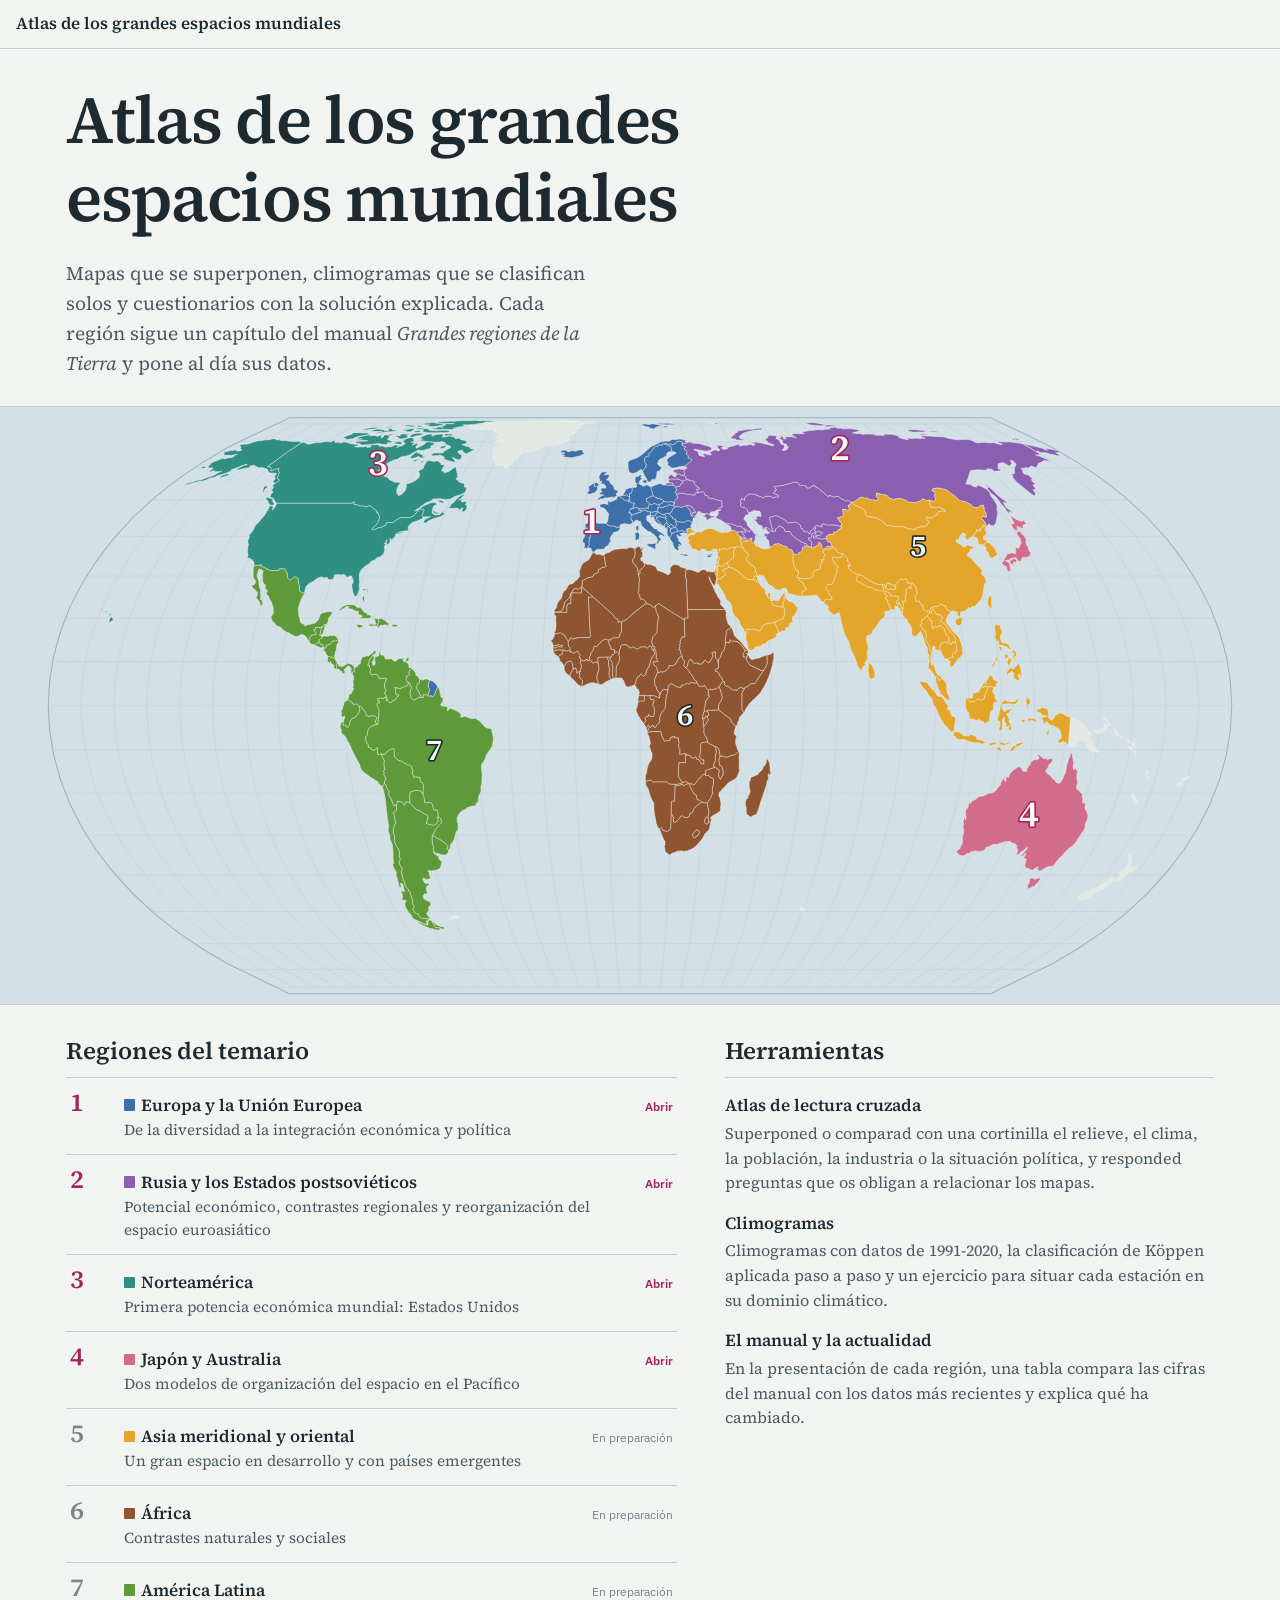
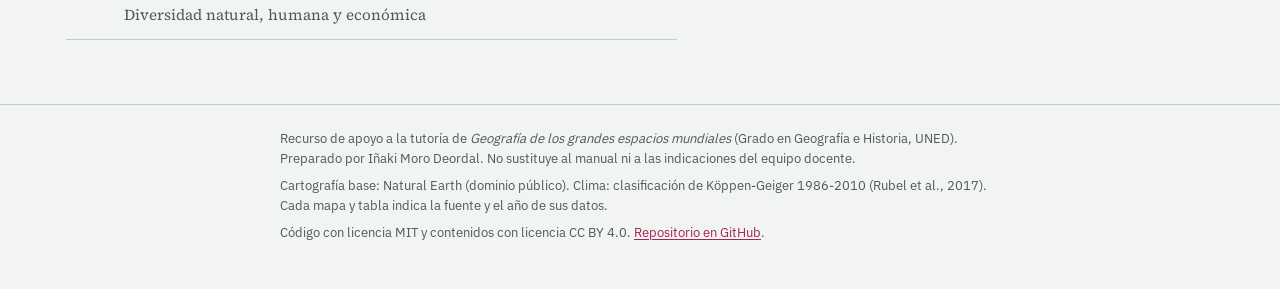
<file: index.html>
<!doctype html>
<html lang="es" data-base=".">
<head>
  <meta charset="utf-8">
  <meta name="viewport" content="width=device-width, initial-scale=1">
  <title>Atlas de los grandes espacios mundiales</title>
  <meta name="description" content="Mapas interactivos, climogramas y cuestionarios para la asignatura Geografía de los grandes espacios mundiales (UNED).">
  <link rel="icon" href="comun/img/icono.svg" type="image/svg+xml">
  <link rel="stylesheet" href="comun/css/base.css">
  <link rel="stylesheet" href="comun/css/portada.css">
</head>
<body>
  <header class="barra" id="barra"></header>
  <main>
    <section class="portada-intro contenido">
      <h1>Atlas de los grandes espacios mundiales</h1>
      <p class="entradilla">Mapas que se superponen, climogramas que se clasifican solos y cuestionarios con la solución explicada. Cada región sigue un capítulo del manual <em>Grandes regiones de la Tierra</em> y pone al día sus datos.</p>
    </section>
    <section class="portada-mapa" aria-label="Mapa de las regiones del temario">
      <svg id="mapamundi" role="img" aria-labelledby="mapamundi-titulo"><title id="mapamundi-titulo">Mapamundi con las siete regiones del temario</title></svg>
    </section>
    <div class="contenido portada-cuerpo">
      <section aria-labelledby="t-capitulos">
        <h2 id="t-capitulos">Regiones del temario</h2>
        <ol class="capitulos" id="capitulos"></ol>
      </section>
      <section aria-labelledby="t-herramientas" class="portada-herramientas">
        <h2 id="t-herramientas">Herramientas</h2>
        <dl>
          <dt>Atlas de lectura cruzada</dt>
          <dd>Superponed o comparad con una cortinilla el relieve, el clima, la población, la industria o la situación política, y responded preguntas que os obligan a relacionar los mapas.</dd>
          <dt>Climogramas</dt>
          <dd>Climogramas con datos de 1991-2020, la clasificación de Köppen aplicada paso a paso y un ejercicio para situar cada estación en su dominio climático.</dd>
          <dt>El manual y la actualidad</dt>
          <dd>En la presentación de cada región, una tabla compara las cifras del manual con los datos más recientes y explica qué ha cambiado.</dd>
        </dl>
      </section>
    </div>
  </main>
  <footer class="pie" id="pie"></footer>
  <script src="comun/vendor/d3.min.js"></script>
  <script src="comun/vendor/topojson-client.min.js"></script>
  <script src="comun/js/nucleo.js"></script>
  <script src="comun/js/pie.js"></script>
  <script src="comun/js/portada.js"></script>
</body>
</html>
</file>
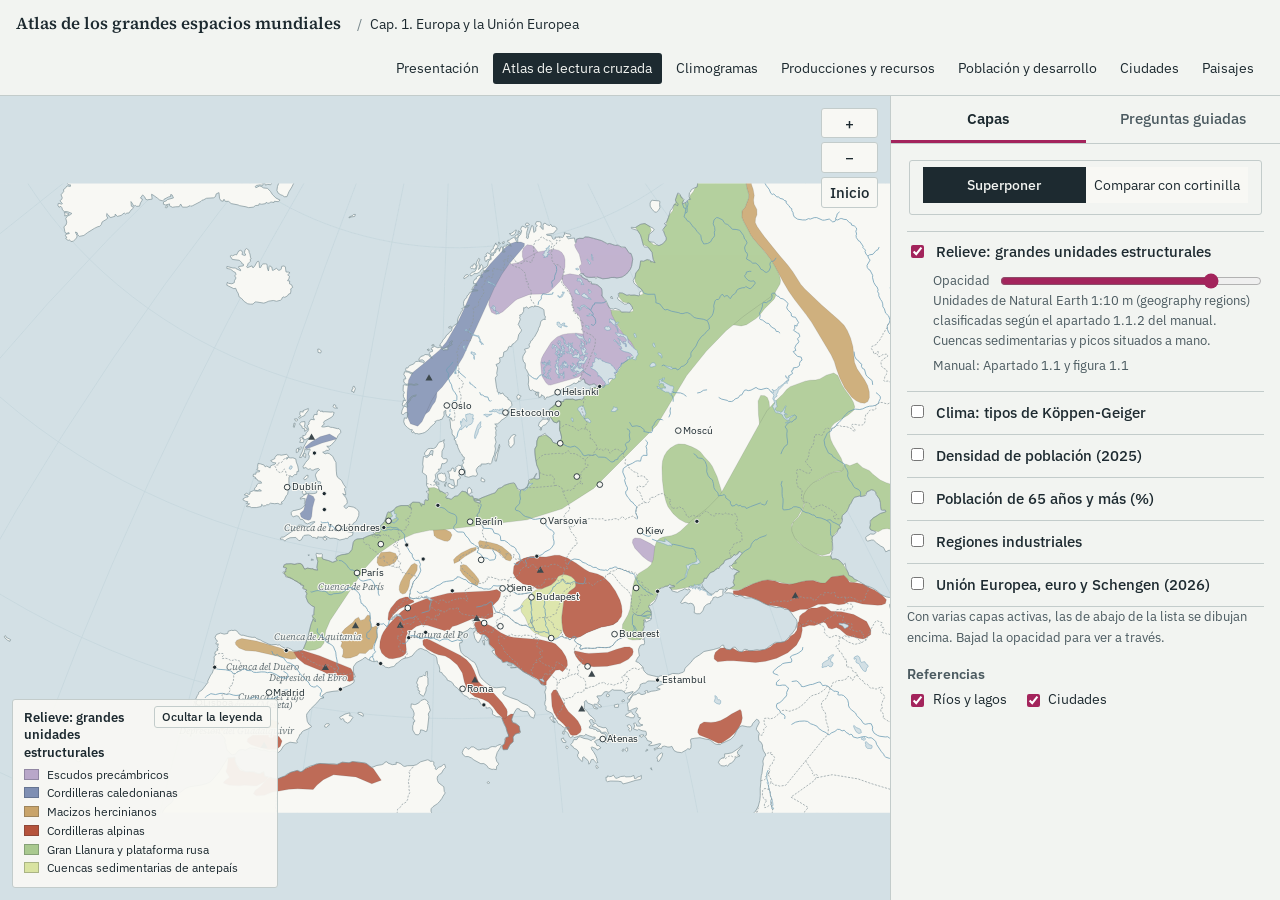
<file: atlas.html>
<!doctype html>
<html lang="es" data-base=".">
<head>
  <meta charset="utf-8">
  <meta name="viewport" content="width=device-width, initial-scale=1">
  <title>Atlas de lectura cruzada</title>
  <link rel="icon" href="comun/img/icono.svg" type="image/svg+xml">
  <link rel="stylesheet" href="comun/css/base.css">
  <link rel="stylesheet" href="comun/css/mapa.css">
  <link rel="stylesheet" href="comun/css/atlas.css">
</head>
<body class="pagina-app">
  <header class="barra" id="barra"></header>
  <main class="atlas" id="atlas">
    <div class="atlas-mapa">
      <svg id="mapa" role="img" aria-label="Mapa de la región con las capas seleccionadas"></svg>
      <div class="mapa-controles" role="group" aria-label="Zoom">
        <button type="button" data-zoom="mas" aria-label="Acercar">+</button>
        <button type="button" data-zoom="menos" aria-label="Alejar">−</button>
        <button type="button" data-zoom="inicio" aria-label="Volver a la vista inicial">Inicio</button>
      </div>
      <div class="leyenda-mapa" id="leyenda" aria-live="polite"></div>
    </div>
    <aside class="atlas-panel">
      <div class="pestanas" role="tablist">
        <button type="button" role="tab" id="tab-capas" aria-controls="panel-capas" aria-selected="true">Capas</button>
        <button type="button" role="tab" id="tab-preguntas" aria-controls="panel-preguntas" aria-selected="false">Preguntas guiadas</button>
      </div>
      <section id="panel-capas" role="tabpanel" aria-labelledby="tab-capas"></section>
      <section id="panel-preguntas" role="tabpanel" aria-labelledby="tab-preguntas" hidden>
        <p class="nota guia">Cada pregunta activa las capas que necesitáis. Podéis cambiarlas después en la pestaña Capas.</p>
        <div id="cuestionario"></div>
      </section>
    </aside>
  </main>
  <script src="comun/vendor/d3.min.js"></script>
  <script src="comun/vendor/topojson-client.min.js"></script>
  <script src="comun/js/nucleo.js"></script>
  <script src="comun/js/mapa.js"></script>
  <script src="comun/js/cuestionario.js"></script>
  <script src="comun/js/atlas.js"></script>
</body>
</html>
</file>
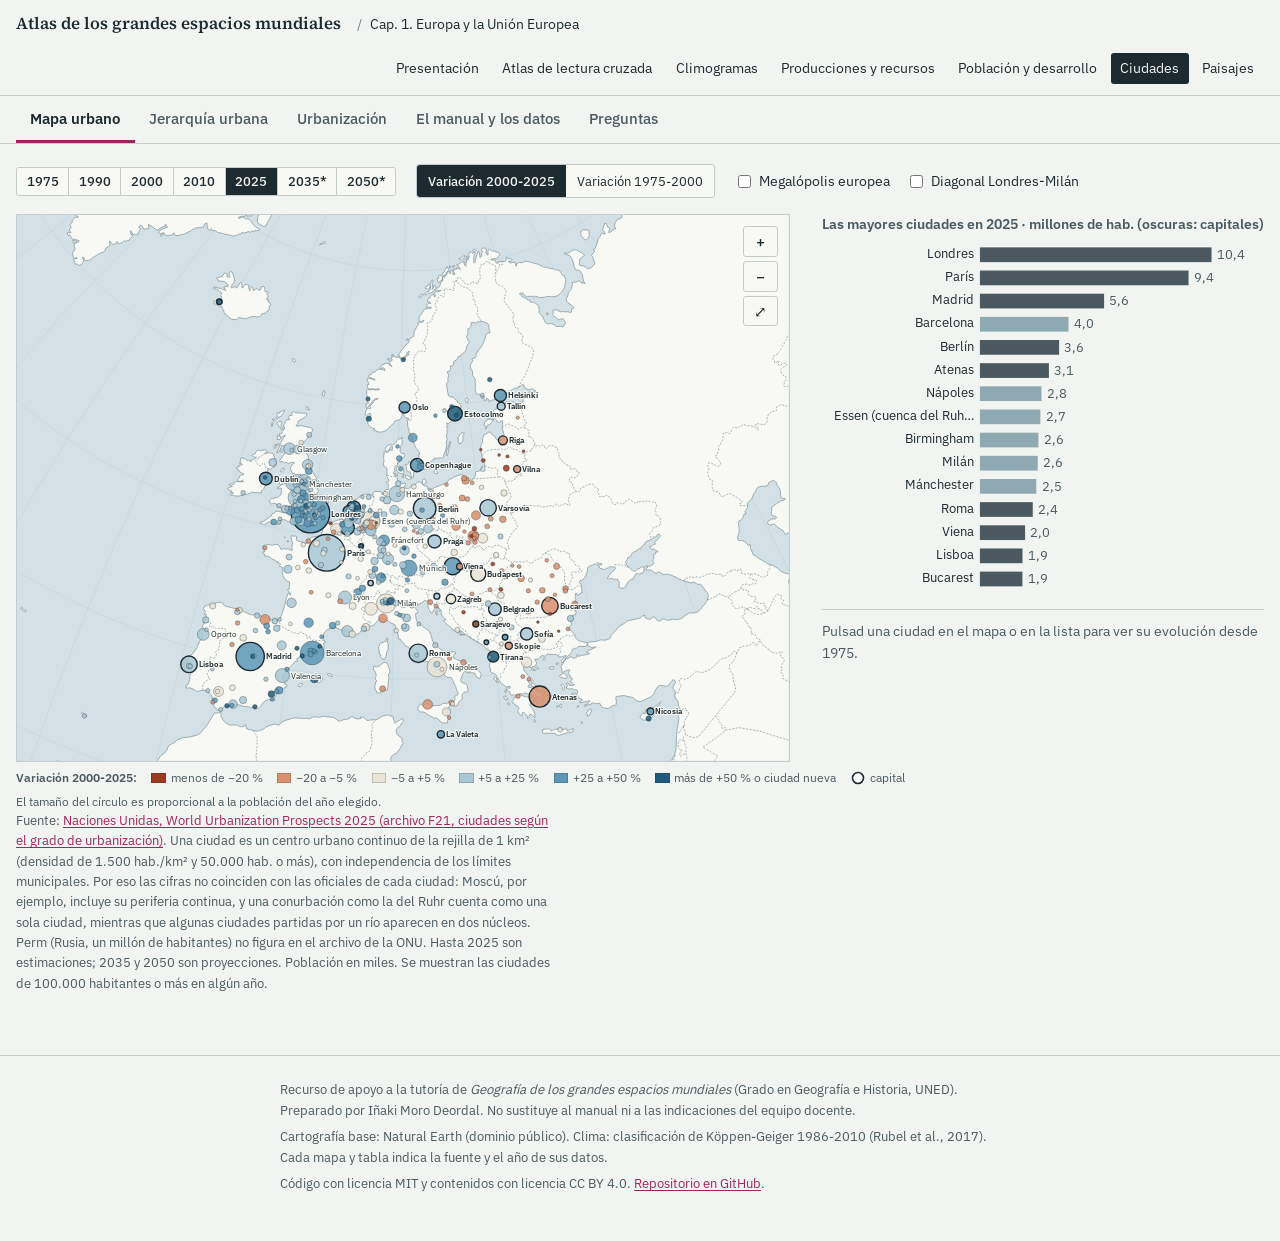
<file: ciudades.html>
<!doctype html>
<html lang="es" data-base=".">
<head>
  <meta charset="utf-8">
  <meta name="viewport" content="width=device-width, initial-scale=1">
  <title>Ciudades y redes urbanas</title>
  <link rel="icon" href="comun/img/icono.svg" type="image/svg+xml">
  <link rel="stylesheet" href="comun/css/base.css">
  <link rel="stylesheet" href="comun/css/mapa.css">
  <link rel="stylesheet" href="comun/css/climas.css">
  <link rel="stylesheet" href="comun/css/recursos.css">
  <link rel="stylesheet" href="comun/css/poblacion.css">
  <link rel="stylesheet" href="comun/css/ciudades.css">
</head>
<body>
  <header class="barra" id="barra"></header>
  <main id="ciudades">
    <div class="pestanas-pagina" role="tablist" aria-label="Secciones">
      <button type="button" role="tab" aria-selected="true" aria-controls="s-mapa" id="t-mapa">Mapa urbano</button>
      <button type="button" role="tab" aria-selected="false" aria-controls="s-jerarquia" id="t-jerarquia">Jerarquía urbana</button>
      <button type="button" role="tab" aria-selected="false" aria-controls="s-urbanizacion" id="t-urbanizacion">Urbanización</button>
      <button type="button" role="tab" aria-selected="false" aria-controls="s-manual" id="t-manual">El manual y los datos</button>
      <button type="button" role="tab" aria-selected="false" aria-controls="s-preguntas" id="t-preguntas">Preguntas</button>
    </div>

    <section id="s-mapa" role="tabpanel" aria-labelledby="t-mapa" class="seccion">
      <div class="controles-ciudades">
        <div class="anios" id="mapa-anios" role="group" aria-label="Año"></div>
        <fieldset class="modo modo-corto" id="mapa-color"><legend class="oculto">Color de los círculos</legend>
          <label><input type="radio" name="color-c" value="2000" checked>Variación 2000-2025</label>
          <label><input type="radio" name="color-c" value="1975">Variación 1975-2000</label>
        </fieldset>
        <div id="mapa-trazados" class="trazados"></div>
      </div>
      <div class="rejilla-ciudades">
        <figure class="marco-mapa">
          <svg id="mapa-ciudades" role="img" aria-label="Mapa de las ciudades de la región, con círculos proporcionales a su población"></svg>
          <div class="mapa-controles">
            <button type="button" id="mapa-mas" aria-label="Acercar">+</button>
            <button type="button" id="mapa-menos" aria-label="Alejar">−</button>
            <button type="button" id="mapa-inicio" aria-label="Volver a la vista inicial">⤢</button>
          </div>
        </figure>
        <div class="panel-ciudad">
          <figure class="fig-ranking">
            <figcaption id="tit-ranking"></figcaption>
            <svg id="ranking-ciudades" role="img" aria-label="Las mayores ciudades de la región"></svg>
          </figure>
          <div id="ficha-ciudad" class="ficha-ciudad" aria-live="polite"></div>
        </div>
      </div>
      <div class="leyenda-linea" id="leyenda-mapa-ciudades"></div>
      <p class="nota" id="fuente-mapa"></p>
    </section>

    <section id="s-jerarquia" role="tabpanel" aria-labelledby="t-jerarquia" class="seccion" hidden>
      <div class="controles-energia">
        <label for="je-a">País</label><select id="je-a"></select>
        <label for="je-b">Comparar con</label><select id="je-b"></select>
        <div class="anios" id="je-anios" role="group" aria-label="Año"></div>
      </div>
      <div class="rejilla-energia">
        <figure>
          <figcaption>Regla rango-tamaño: población de cada ciudad según su puesto (escalas logarítmicas)</figcaption>
          <svg id="rango" role="img" aria-label="Gráfico rango-tamaño"></svg>
          <div class="leyenda-linea" id="leyenda-rango"></div>
        </figure>
        <div id="je-indicadores"></div>
      </div>
      <div class="explica-red">
        <h3>Cómo leer el gráfico</h3>
        <p>Si las ciudades siguieran la <b>regla rango-tamaño</b>, la segunda tendría la mitad de habitantes que la primera, la tercera un tercio, y así sucesivamente: los puntos caerían sobre la línea discontinua. Cuando la primera ciudad queda muy por encima del resto hay <b>macrocefalia</b> (el modelo parisino del manual). Cuando varias ciudades grandes tienen un tamaño parecido, la red es <b>bicéfala</b> o <b>policéntrica</b> (el modelo renano).</p>
        <p class="nota">El <b>índice de primacía</b> divide la población de la primera ciudad entre la de la segunda (2 si se cumple la regla). El <b>índice de las cuatro ciudades</b> la divide entre la suma de la segunda, la tercera y la cuarta (en torno a 0,5 si se cumple la regla). Solo se cuentan ciudades de <span id="je-umbral">100.000</span> habitantes o más.</p>
      </div>
      <p class="nota" id="fuente-jerarquia"></p>
    </section>

    <section id="s-urbanizacion" role="tabpanel" aria-labelledby="t-urbanizacion" class="seccion" hidden>
      <div class="rejilla-energia">
        <figure>
          <figcaption>Población urbana (% del total, definiciones nacionales)</figcaption>
          <svg id="urbanizacion" role="img" aria-label="Evolución del porcentaje de población urbana"></svg>
          <div class="leyenda-linea" id="leyenda-urbanizacion"></div>
        </figure>
        <div>
          <fieldset class="lista-series" id="series-urb"><legend>Series</legend></fieldset>
          <p class="nota" id="nota-urbanizacion"></p>
        </div>
      </div>
      <h3 class="titulo-bloque">¿Ciudades grandes o pequeñas?</h3>
      <div class="controles-energia">
        <div class="anios" id="tam-anios" role="group" aria-label="Año"></div>
      </div>
      <figure>
        <figcaption>Población que vive en ciudades de cada tamaño (% de la población total)</figcaption>
        <svg id="tamano" role="img" aria-label="Población en ciudades según su tamaño"></svg>
        <div class="leyenda-linea" id="leyenda-tamano"></div>
      </figure>
      <p class="nota" id="nota-tamano"></p>
    </section>

    <section id="s-manual" role="tabpanel" aria-labelledby="t-manual" class="seccion" hidden>
      <div id="manual-ciudades" class="contenido-ancho"></div>
    </section>

    <section id="s-preguntas" role="tabpanel" aria-labelledby="t-preguntas" class="seccion" hidden>
      <div class="contenido-estrecho">
        <p class="guia">Cada pregunta abre la vista que necesitáis. Volved a esta pestaña para seguir.</p>
        <div id="cuestionario"></div>
      </div>
    </section>
  </main>
  <footer class="pie" id="pie"></footer>
  <script src="comun/vendor/d3.min.js"></script>
  <script src="comun/vendor/topojson-client.min.js"></script>
  <script src="comun/js/nucleo.js"></script>
  <script src="comun/js/pie.js"></script>
  <script src="comun/js/mapa.js"></script>
  <script src="comun/js/cuestionario.js"></script>
  <script src="comun/js/ciudades.js"></script>
</body>
</html>
</file>
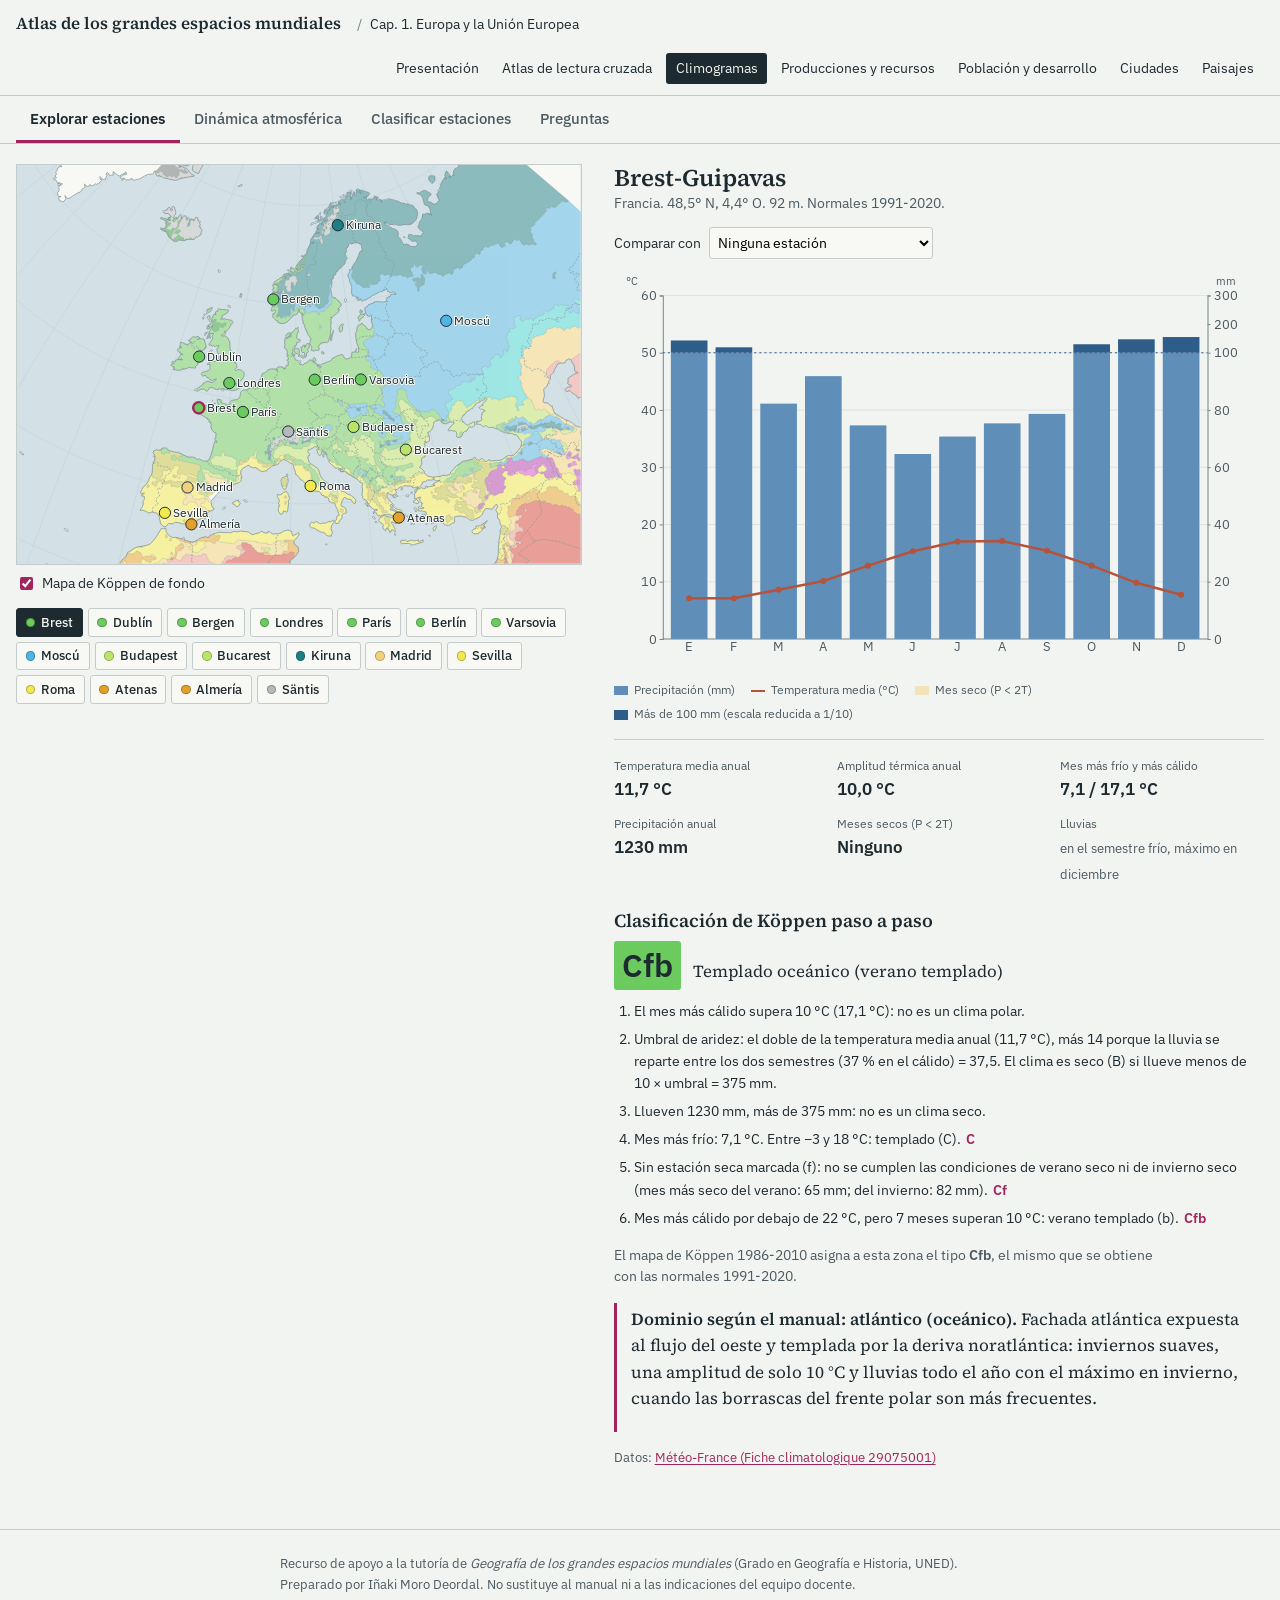
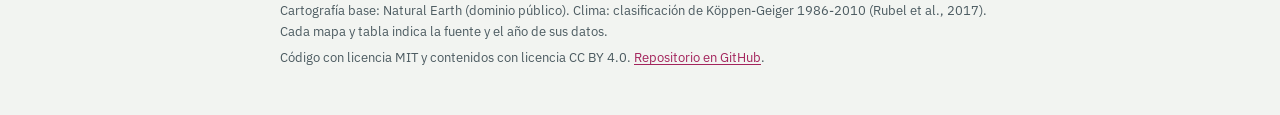
<file: climas.html>
<!doctype html>
<html lang="es" data-base=".">
<head>
  <meta charset="utf-8">
  <meta name="viewport" content="width=device-width, initial-scale=1">
  <title>Climogramas</title>
  <link rel="icon" href="comun/img/icono.svg" type="image/svg+xml">
  <link rel="stylesheet" href="comun/css/base.css">
  <link rel="stylesheet" href="comun/css/mapa.css">
  <link rel="stylesheet" href="comun/css/climas.css">
</head>
<body>
  <header class="barra" id="barra"></header>
  <main id="climas">
    <div class="pestanas-pagina" role="tablist" aria-label="Secciones">
      <button type="button" role="tab" aria-selected="true" aria-controls="s-explorar" id="t-explorar">Explorar estaciones</button>
      <button type="button" role="tab" aria-selected="false" aria-controls="s-dinamica" id="t-dinamica">Dinámica atmosférica</button>
      <button type="button" role="tab" aria-selected="false" aria-controls="s-clasificar" id="t-clasificar">Clasificar estaciones</button>
      <button type="button" role="tab" aria-selected="false" aria-controls="s-preguntas" id="t-preguntas">Preguntas</button>
    </div>

    <section id="s-explorar" role="tabpanel" aria-labelledby="t-explorar" class="seccion explorar">
      <div class="col-mapa">
        <svg id="mapa-estaciones" role="img" aria-label="Mapa de las estaciones"></svg>
        <label class="conmutador"><input type="checkbox" id="ver-koppen" checked> Mapa de Köppen de fondo</label>
        <div class="lista-estaciones" id="lista-estaciones" role="listbox" aria-label="Estaciones"></div>
      </div>
      <div class="col-ficha" id="ficha-estacion" aria-live="polite"></div>
    </section>

    <section id="s-dinamica" role="tabpanel" aria-labelledby="t-dinamica" class="seccion dinamica" hidden>
      <div class="col-mapa">
        <svg id="mapa-centros" role="img" aria-label="Centros de acción atmosférica"></svg>
      </div>
      <div class="col-texto">
        <fieldset class="modo" id="estacion-anio"><legend class="oculto">Estación del año</legend></fieldset>
        <div id="texto-centros"></div>
      </div>
    </section>

    <section id="s-clasificar" role="tabpanel" aria-labelledby="t-clasificar" class="seccion clasificar" hidden>
      <div class="contenido-ancho">
        <p class="guia">Observad cada climograma y elegid su dominio climático. Fijaos en la amplitud térmica, en los meses secos (sombreados) y en la estación de máximas lluvias. Algunas estaciones admiten dos respuestas porque son de transición.</p>
        <div class="tarjetas" id="tarjetas"></div>
        <div class="acciones">
          <button type="button" class="principal" id="comprobar">Comprobar</button>
          <button type="button" id="soluciones">Mostrar las soluciones</button>
          <button type="button" id="reiniciar">Empezar de nuevo</button>
          <span id="marcador" class="sans" aria-live="polite"></span>
        </div>
      </div>
    </section>

    <section id="s-preguntas" role="tabpanel" aria-labelledby="t-preguntas" class="seccion preguntas" hidden>
      <div class="contenido-estrecho"><div id="cuestionario"></div></div>
    </section>
  </main>
  <footer class="pie" id="pie"></footer>
  <script src="comun/vendor/d3.min.js"></script>
  <script src="comun/vendor/topojson-client.min.js"></script>
  <script src="comun/js/nucleo.js"></script>
  <script src="comun/js/pie.js"></script>
  <script src="comun/js/mapa.js"></script>
  <script src="comun/js/koppen.js"></script>
  <script src="comun/js/climograma.js"></script>
  <script src="comun/js/cuestionario.js"></script>
  <script src="comun/js/climas.js"></script>
</body>
</html>
</file>
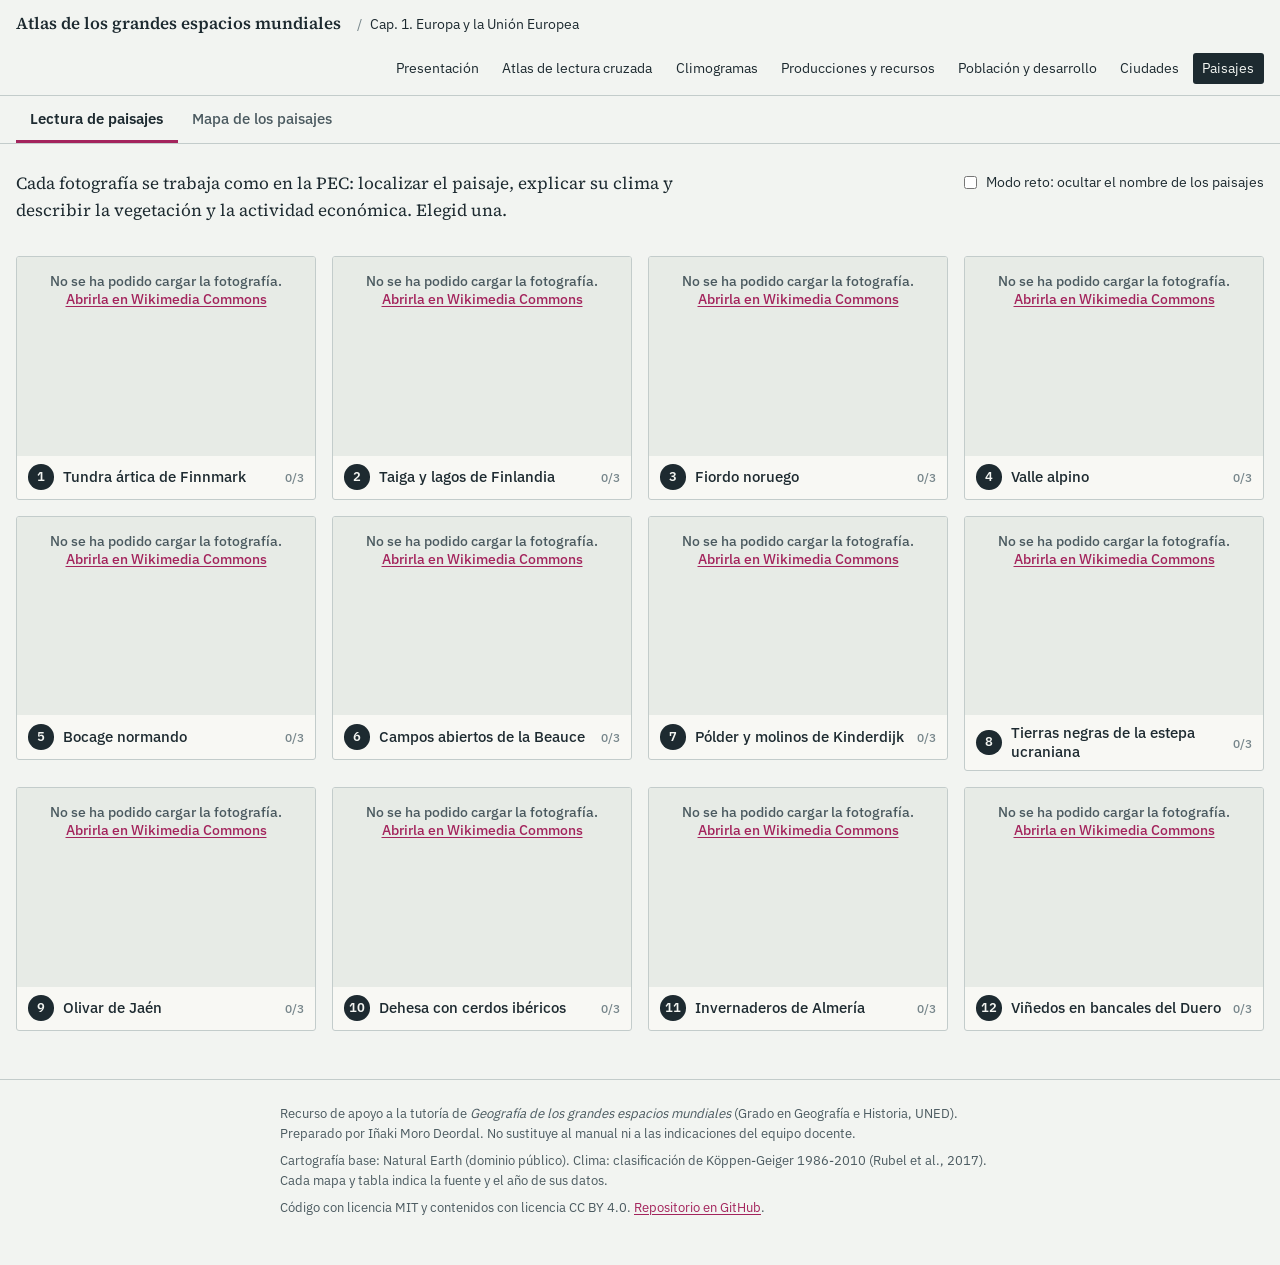
<file: paisajes.html>
<!doctype html>
<html lang="es" data-base=".">
<head>
  <meta charset="utf-8">
  <meta name="viewport" content="width=device-width, initial-scale=1">
  <title>Lectura de paisajes</title>
  <link rel="icon" href="comun/img/icono.svg" type="image/svg+xml">
  <link rel="stylesheet" href="comun/css/base.css">
  <link rel="stylesheet" href="comun/css/mapa.css">
  <link rel="stylesheet" href="comun/css/climas.css">
  <link rel="stylesheet" href="comun/css/recursos.css">
  <link rel="stylesheet" href="comun/css/paisajes.css">
</head>
<body>
  <header class="barra" id="barra"></header>
  <main id="paisajes">
    <div class="pestanas-pagina" role="tablist" aria-label="Secciones">
      <button type="button" role="tab" aria-selected="true" aria-controls="s-lectura" id="t-lectura">Lectura de paisajes</button>
      <button type="button" role="tab" aria-selected="false" aria-controls="s-mapa" id="t-mapa">Mapa de los paisajes</button>
    </div>

    <section id="s-lectura" role="tabpanel" aria-labelledby="t-lectura" class="seccion">
      <div id="galeria">
        <div class="cab-galeria">
          <p class="guia" id="guia-galeria">Cada fotografía se trabaja como en la PEC: localizar el paisaje, explicar su clima y describir la vegetación y la actividad económica. Elegid una.</p>
          <label class="conmutador"><input type="checkbox" id="reto"> Modo reto: ocultar el nombre de los paisajes</label>
        </div>
        <ol class="rejilla-paisajes" id="rejilla-paisajes"></ol>
      </div>
      <article id="ejercicio" hidden></article>
    </section>

    <section id="s-mapa" role="tabpanel" aria-labelledby="t-mapa" class="seccion" hidden>
      <p class="guia">Este mapa desvela dónde está cada paisaje. Pulsad un número para abrir su ejercicio.</p>
      <div class="marco-mapa">
        <svg id="mapa-paisajes" role="img" aria-label="Mapa de los paisajes sobre los climas de Köppen"></svg>
      </div>
      <div class="leyenda-linea" id="leyenda-mapa-paisajes"></div>
    </section>
  </main>

  <dialog id="visor" aria-label="Fotografía ampliada">
    <figure><img id="visor-img" alt=""><figcaption id="visor-pie"></figcaption></figure>
    <button type="button" id="visor-cerrar" class="principal">Cerrar</button>
  </dialog>

  <footer class="pie" id="pie"></footer>
  <script src="comun/vendor/d3.min.js"></script>
  <script src="comun/vendor/topojson-client.min.js"></script>
  <script src="comun/js/nucleo.js"></script>
  <script src="comun/js/pie.js"></script>
  <script src="comun/js/mapa.js"></script>
  <script src="comun/js/koppen.js"></script>
  <script src="comun/js/climograma.js"></script>
  <script src="comun/js/cuestionario.js"></script>
  <script src="comun/js/paisajes.js"></script>
</body>
</html>
</file>
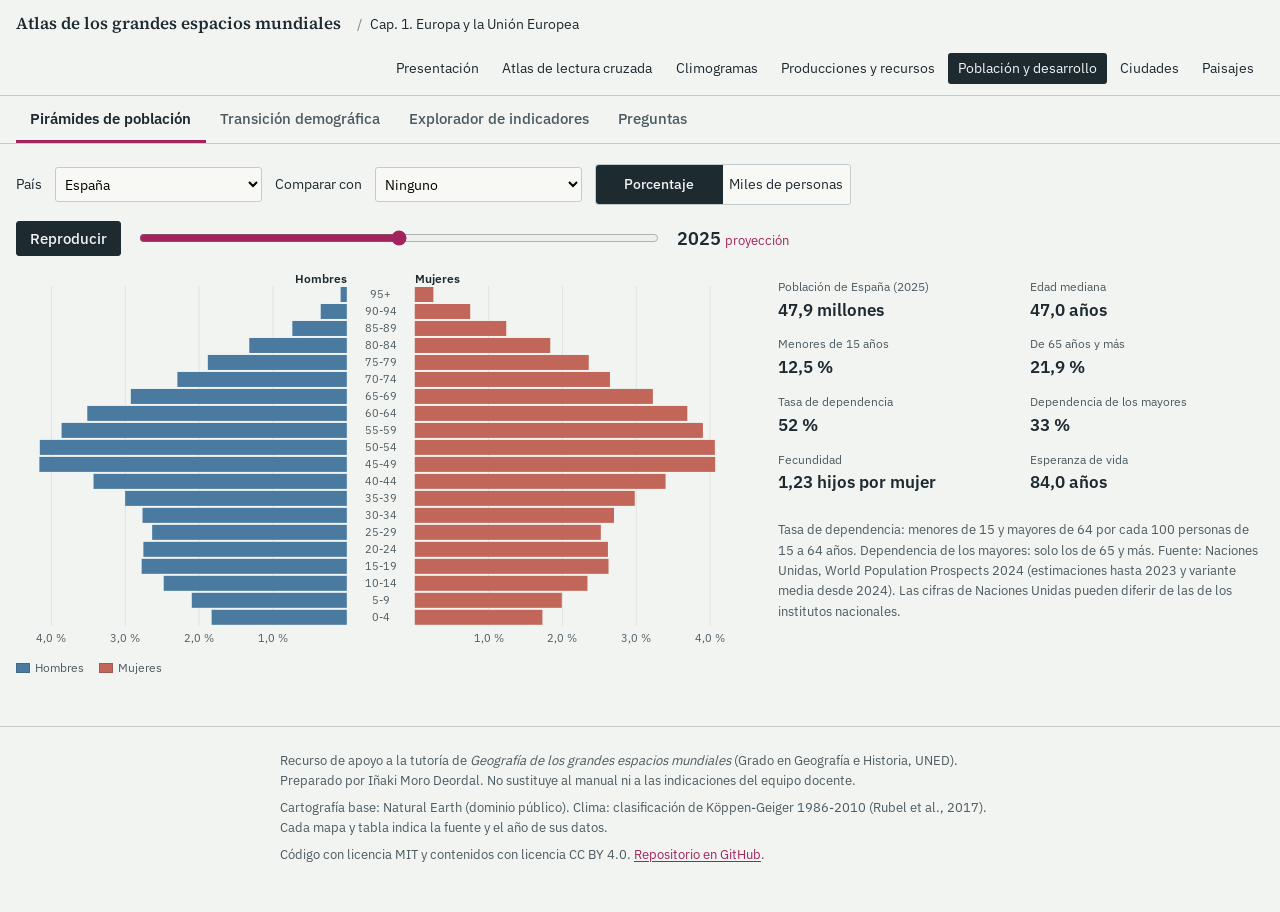
<file: poblacion.html>
<!doctype html>
<html lang="es" data-base=".">
<head>
  <meta charset="utf-8">
  <meta name="viewport" content="width=device-width, initial-scale=1">
  <title>Población y desarrollo</title>
  <link rel="icon" href="comun/img/icono.svg" type="image/svg+xml">
  <link rel="stylesheet" href="comun/css/base.css">
  <link rel="stylesheet" href="comun/css/mapa.css">
  <link rel="stylesheet" href="comun/css/climas.css">
  <link rel="stylesheet" href="comun/css/recursos.css">
  <link rel="stylesheet" href="comun/css/poblacion.css">
</head>
<body>
  <header class="barra" id="barra"></header>
  <main id="poblacion">
    <div class="pestanas-pagina" role="tablist" aria-label="Secciones">
      <button type="button" role="tab" aria-selected="true" aria-controls="s-piramides" id="t-piramides">Pirámides de población</button>
      <button type="button" role="tab" aria-selected="false" aria-controls="s-transicion" id="t-transicion">Transición demográfica</button>
      <button type="button" role="tab" aria-selected="false" aria-controls="s-explorador" id="t-explorador">Explorador de indicadores</button>
      <button type="button" role="tab" aria-selected="false" aria-controls="s-preguntas" id="t-preguntas">Preguntas</button>
    </div>

    <section id="s-piramides" role="tabpanel" aria-labelledby="t-piramides" class="seccion">
      <div class="controles-energia">
        <label for="pir-a">País</label><select id="pir-a"></select>
        <label for="pir-b">Comparar con</label><select id="pir-b"></select>
        <fieldset class="modo modo-corto"><legend class="oculto">Escala</legend>
          <label><input type="radio" name="escala-pir" value="pct" checked>Porcentaje</label>
          <label><input type="radio" name="escala-pir" value="abs">Miles de personas</label>
        </fieldset>
      </div>
      <div class="control-anio">
        <button type="button" id="pir-play" class="principal" aria-label="Reproducir la evolución">Reproducir</button>
        <label for="pir-anio" class="oculto">Año</label>
        <input type="range" id="pir-anio" min="1950" max="2100" step="5" value="2025">
        <output id="pir-anio-txt" for="pir-anio"></output>
      </div>
      <div class="rejilla-piramide">
        <figure>
          <svg id="piramide" role="img" aria-label="Pirámide de población"></svg>
          <div class="leyenda-linea" id="leyenda-piramide"></div>
        </figure>
        <div>
          <dl class="indicadores indicadores-col" id="ind-piramide"></dl>
          <p class="nota" id="nota-piramide"></p>
        </div>
      </div>
    </section>

    <section id="s-transicion" role="tabpanel" aria-labelledby="t-transicion" class="seccion" hidden>
      <div class="controles-energia">
        <label for="tr-a">País</label><select id="tr-a"></select>
        <label for="tr-b">Comparar con</label><select id="tr-b"></select>
      </div>
      <div class="rejilla-energia">
        <figure>
          <figcaption id="tit-transicion">Tasas brutas de natalidad y mortalidad (‰)</figcaption>
          <svg id="transicion" role="img" aria-label="Tasas de natalidad y mortalidad"></svg>
          <div class="leyenda-linea" id="leyenda-transicion"></div>
        </figure>
        <div class="explica-transicion">
          <h3>Las fases de la transición</h3>
          <ol>
            <li><b>Régimen antiguo.</b> Natalidad y mortalidad altas; crecimiento lento e irregular.</li>
            <li><b>Primera fase de transición.</b> La mortalidad cae (alimentación, higiene, medicina) y la natalidad se mantiene: crecimiento rápido.</li>
            <li><b>Segunda fase.</b> La natalidad también desciende; el crecimiento se frena.</li>
            <li><b>Régimen moderno.</b> Natalidad y mortalidad bajas y próximas.</li>
            <li><b>Fase postransicional.</b> Las defunciones superan a los nacimientos: crecimiento natural negativo.</li>
          </ol>
          <p class="nota">La zona sombreada es el crecimiento natural (natalidad menos mortalidad). La línea vertical separa las estimaciones de la proyección.</p>
        </div>
      </div>
      <div class="pequenos" id="tr-pequenos"></div>
      <p class="nota" id="fuente-transicion"></p>
    </section>

    <section id="s-explorador" role="tabpanel" aria-labelledby="t-explorador" class="seccion" hidden>
      <div class="controles-energia">
        <label for="ex-x">Eje horizontal</label><select id="ex-x"></select>
        <label for="ex-y">Eje vertical</label><select id="ex-y"></select>
      </div>
      <div class="control-anio">
        <button type="button" id="ex-play" class="principal">Reproducir</button>
        <div class="anios" id="ex-anios" role="group" aria-label="Año"></div>
        <label class="conmutador"><input type="checkbox" id="ex-rastro"> Mostrar la trayectoria del país seleccionado</label>
      </div>
      <figure>
        <svg id="dispersion" role="img" aria-label="Gráfico de dispersión de los países"></svg>
        <div class="leyenda-linea" id="leyenda-dispersion"></div>
      </figure>
      <p class="guia" id="ex-guia">Pasad el cursor sobre un círculo para ver el país; pulsadlo para seguirlo. El tamaño es proporcional a la población.</p>
      <figure class="fig-mapa">
        <figcaption id="tit-mapa-ex"></figcaption>
        <svg id="mapa-ex" role="img" aria-label="Mapa del indicador del eje vertical"></svg>
        <div class="leyenda-linea" id="leyenda-mapa-ex"></div>
      </figure>
      <p class="nota" id="fuente-ex"></p>
    </section>

    <section id="s-preguntas" role="tabpanel" aria-labelledby="t-preguntas" class="seccion" hidden>
      <div class="contenido-estrecho">
        <p class="guia">Cada pregunta abre la vista que necesitáis. Volved a esta pestaña para seguir.</p>
        <div id="cuestionario"></div>
      </div>
    </section>
  </main>
  <footer class="pie" id="pie"></footer>
  <script src="comun/vendor/d3.min.js"></script>
  <script src="comun/vendor/topojson-client.min.js"></script>
  <script src="comun/js/nucleo.js"></script>
  <script src="comun/js/pie.js"></script>
  <script src="comun/js/cuestionario.js"></script>
  <script src="comun/js/poblacion.js"></script>
</body>
</html>
</file>
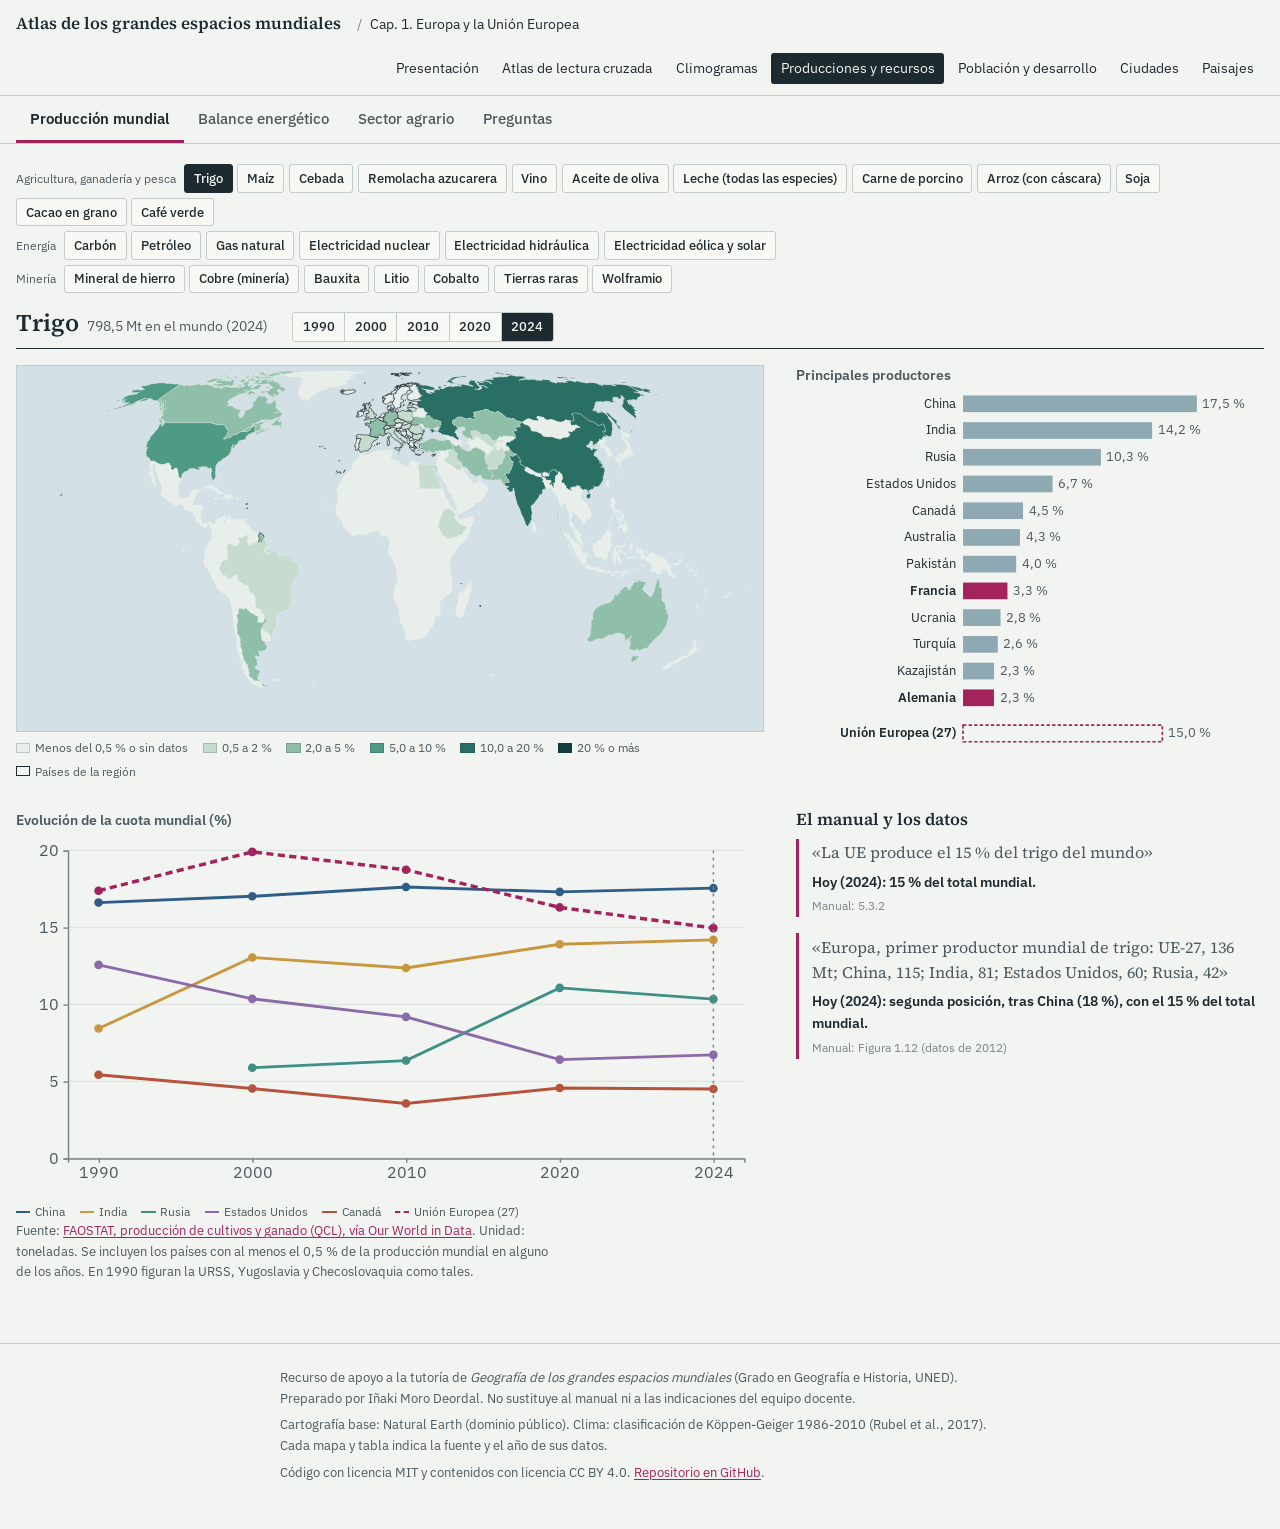
<file: recursos.html>
<!doctype html>
<html lang="es" data-base=".">
<head>
  <meta charset="utf-8">
  <meta name="viewport" content="width=device-width, initial-scale=1">
  <title>Producciones y recursos</title>
  <link rel="icon" href="comun/img/icono.svg" type="image/svg+xml">
  <link rel="stylesheet" href="comun/css/base.css">
  <link rel="stylesheet" href="comun/css/mapa.css">
  <link rel="stylesheet" href="comun/css/climas.css">
  <link rel="stylesheet" href="comun/css/recursos.css">
</head>
<body>
  <header class="barra" id="barra"></header>
  <main id="recursos">
    <div class="pestanas-pagina" role="tablist" aria-label="Secciones">
      <button type="button" role="tab" aria-selected="true" aria-controls="s-produccion" id="t-produccion">Producción mundial</button>
      <button type="button" role="tab" aria-selected="false" aria-controls="s-energia" id="t-energia">Balance energético</button>
      <button type="button" role="tab" aria-selected="false" aria-controls="s-agrario" id="t-agrario">Sector agrario</button>
      <button type="button" role="tab" aria-selected="false" aria-controls="s-preguntas" id="t-preguntas">Preguntas</button>
    </div>

    <section id="s-produccion" role="tabpanel" aria-labelledby="t-produccion" class="seccion">
      <div class="selector-productos" id="productos" aria-label="Productos"></div>
      <div class="cab-producto">
        <h2 id="titulo-producto"></h2>
        <div class="anios" id="anios" role="group" aria-label="Año"></div>
      </div>
      <div class="rejilla-produccion">
        <figure class="fig-mapa">
          <svg id="mapa-produccion" role="img" aria-label="Mapa de cuotas de producción"></svg>
          <figcaption id="leyenda-produccion" class="leyenda-linea"></figcaption>
        </figure>
        <figure class="fig-ranking">
          <figcaption>Principales productores</figcaption>
          <svg id="ranking" role="img" aria-label="Principales productores"></svg>
        </figure>
        <figure class="fig-evolucion">
          <figcaption>Evolución de la cuota mundial (%)</figcaption>
          <svg id="evolucion" role="img" aria-label="Evolución de la cuota mundial"></svg>
          <div class="leyenda-linea" id="leyenda-evolucion"></div>
        </figure>
        <aside class="fig-manual" id="manual-producto"></aside>
      </div>
      <p class="nota" id="fuente-producto"></p>
    </section>

    <section id="s-energia" role="tabpanel" aria-labelledby="t-energia" class="seccion" hidden>
      <div class="controles-energia">
        <label for="pais-a">País</label><select id="pais-a"></select>
        <label for="pais-b">Comparar con</label><select id="pais-b"></select>
      </div>
      <div id="indicadores-energia"></div>
      <div class="rejilla-energia">
        <figure>
          <figcaption id="tit-consumo">Consumo de energía primaria por fuente (TWh)</figcaption>
          <svg id="consumo" role="img" aria-label="Consumo de energía primaria por fuente"></svg>
          <div class="leyenda-linea" id="leyenda-consumo"></div>
        </figure>
        <figure>
          <figcaption id="tit-electricidad">Generación eléctrica por fuente</figcaption>
          <svg id="electricidad" role="img" aria-label="Generación eléctrica por fuente"></svg>
        </figure>
      </div>
      <h3>Producción frente a consumo de combustibles fósiles (TWh)</h3>
      <p class="guia">Cuando la línea de consumo queda por encima de la de producción, la diferencia sombreada es lo que el país tiene que importar.</p>
      <div class="pequenos" id="fosiles"></div>
      <p class="nota" id="fuente-energia"></p>
    </section>

    <section id="s-agrario" role="tabpanel" aria-labelledby="t-agrario" class="seccion" hidden>
      <div class="controles-energia">
        <label for="indicador">Indicador</label><select id="indicador"></select>
      </div>
      <p class="guia" id="explica-indicador"></p>
      <svg id="pesas" role="img" aria-label="Indicador agrario en 2000 y en el último año"></svg>
      <p class="nota" id="fuente-agrario"></p>
    </section>

    <section id="s-preguntas" role="tabpanel" aria-labelledby="t-preguntas" class="seccion" hidden>
      <div class="contenido-estrecho">
        <p class="guia">Cada pregunta abre la vista que necesitáis. Volved a esta pestaña para seguir.</p>
        <div id="cuestionario"></div>
      </div>
    </section>
  </main>
  <footer class="pie" id="pie"></footer>
  <script src="comun/vendor/d3.min.js"></script>
  <script src="comun/vendor/topojson-client.min.js"></script>
  <script src="comun/js/nucleo.js"></script>
  <script src="comun/js/pie.js"></script>
  <script src="comun/js/cuestionario.js"></script>
  <script src="comun/js/recursos.js"></script>
</body>
</html>
</file>
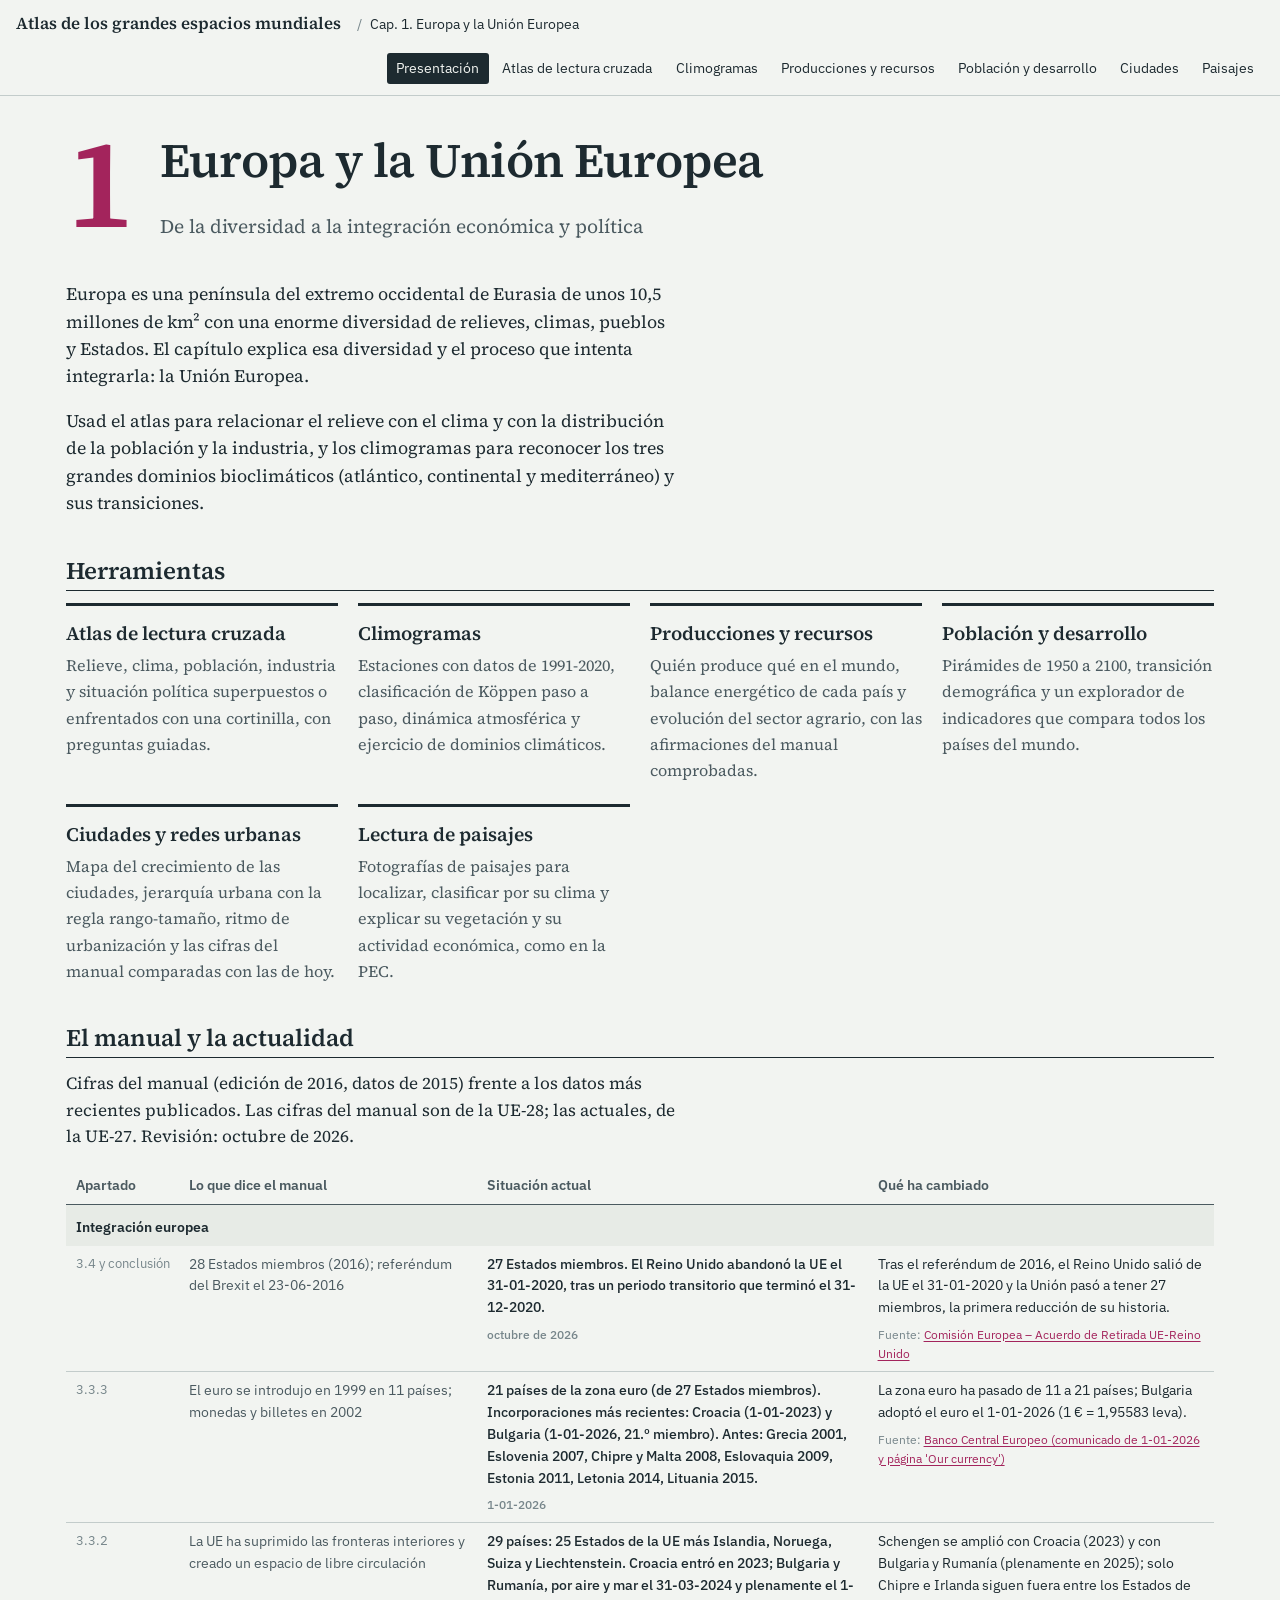
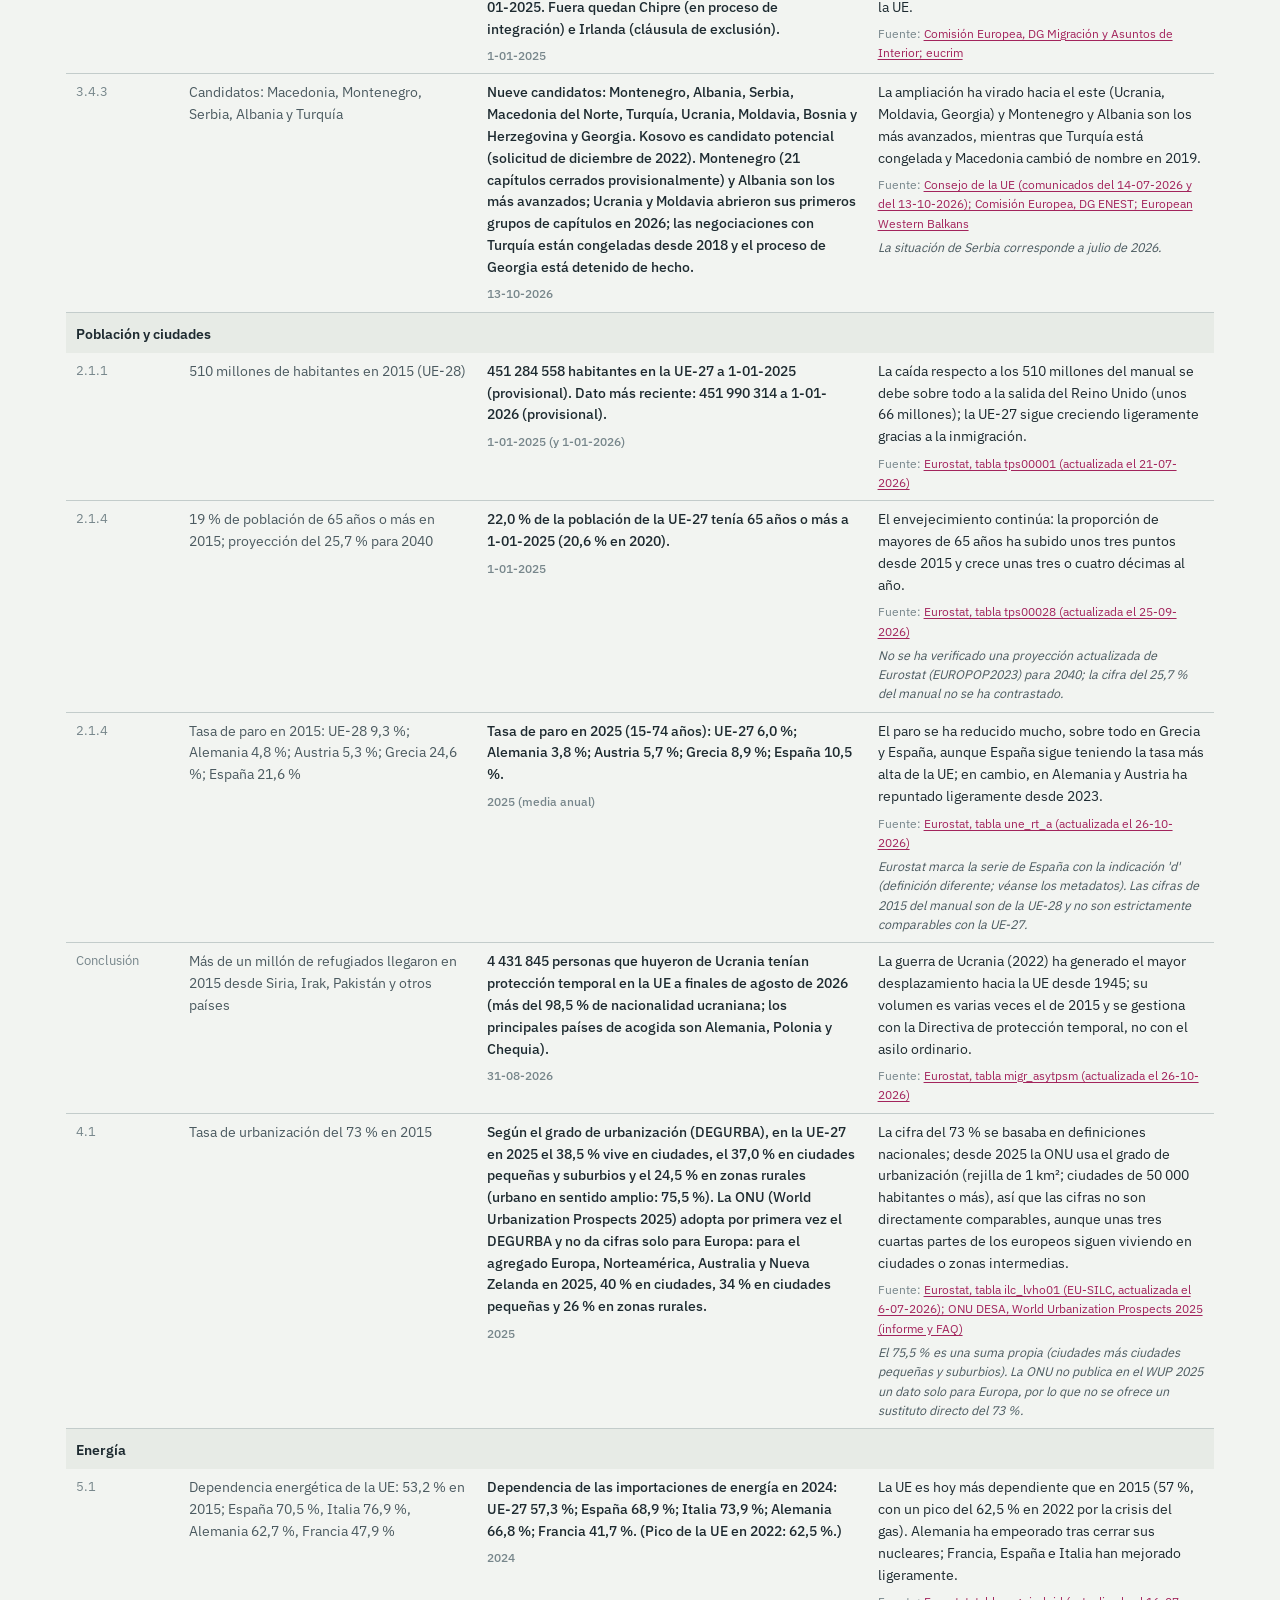
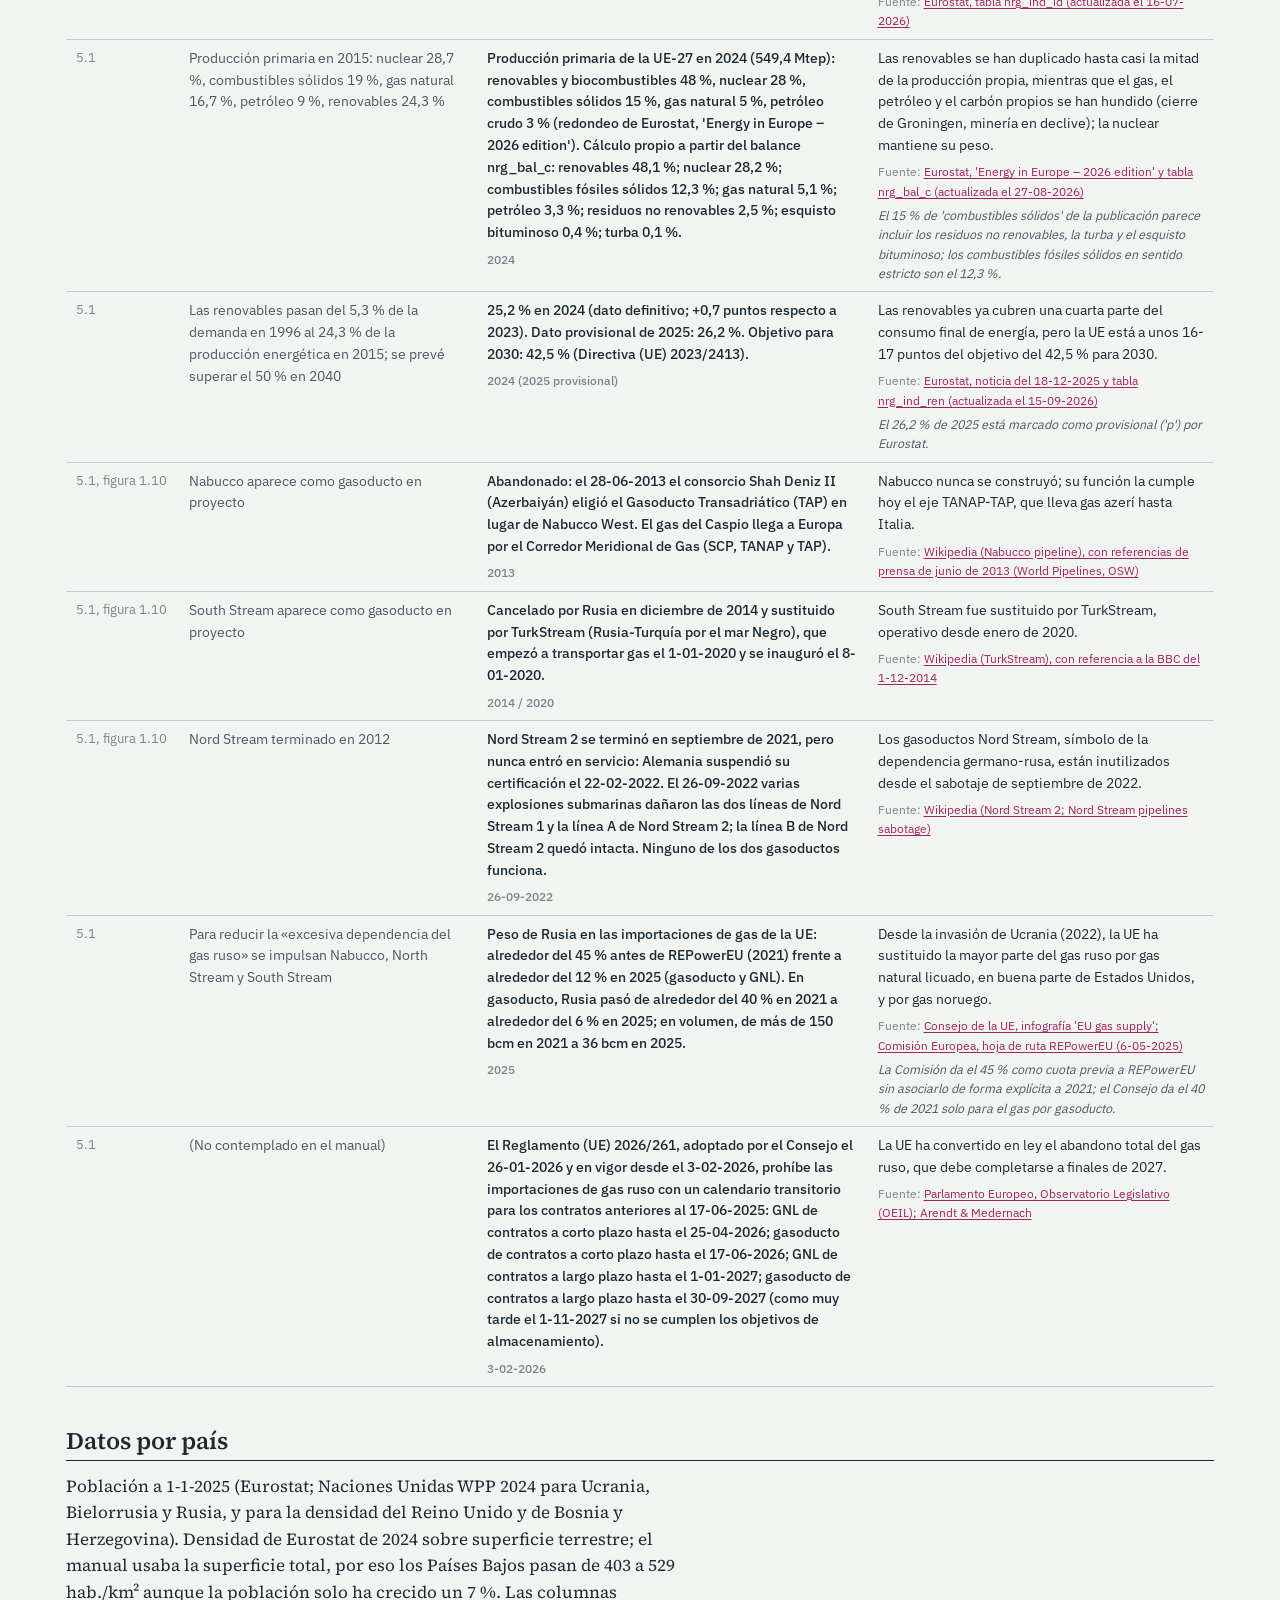
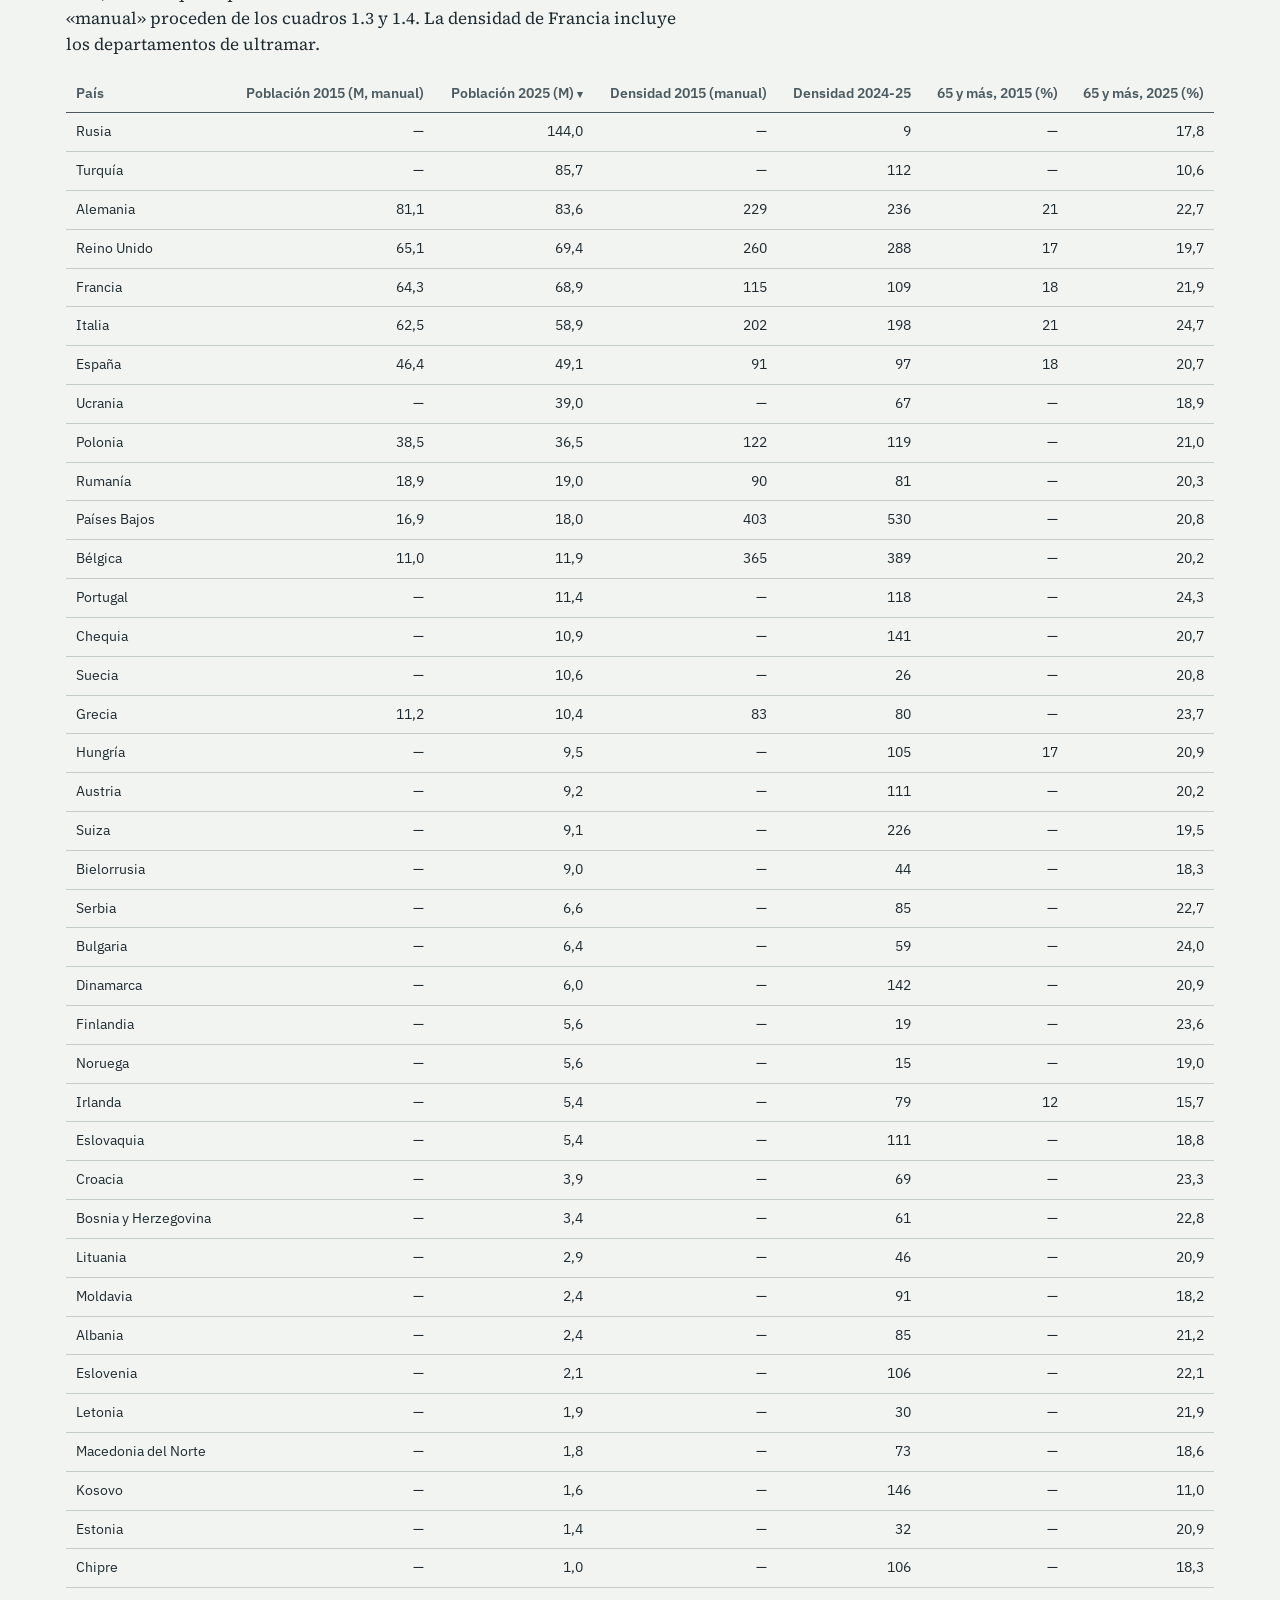
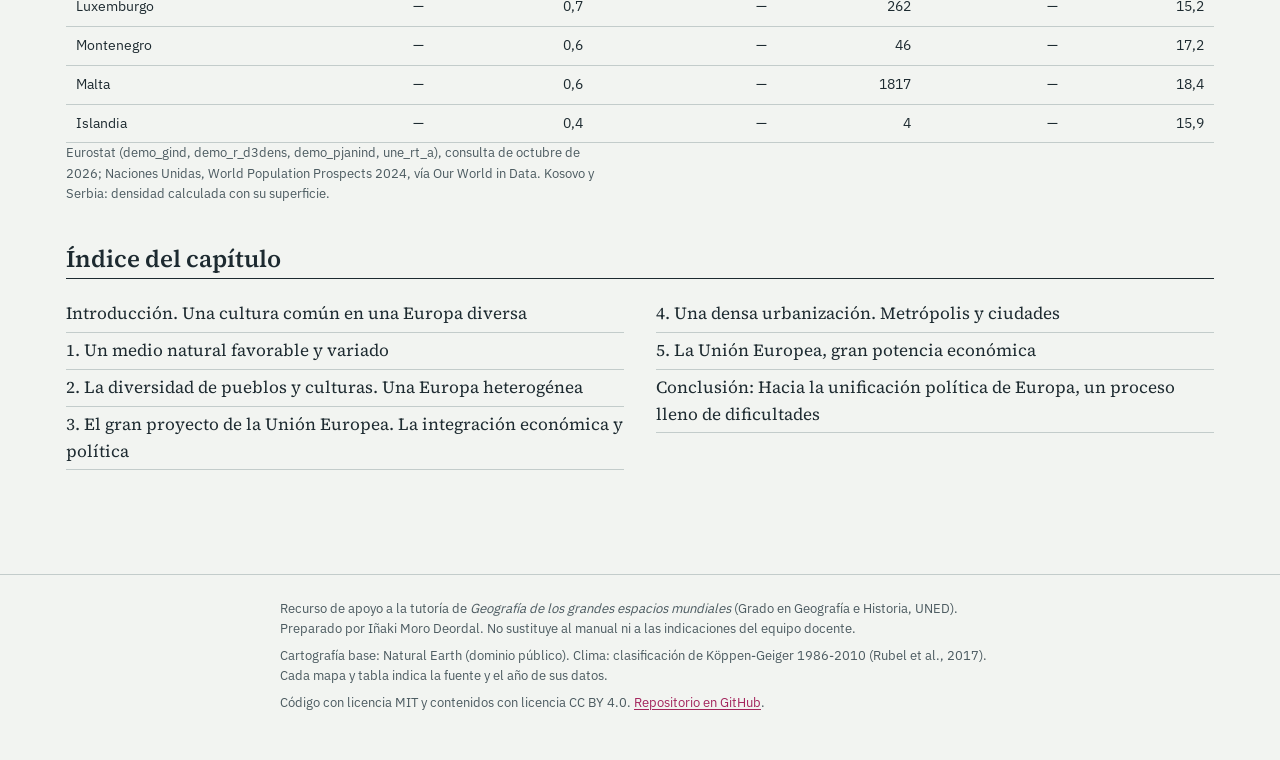
<file: region.html>
<!doctype html>
<html lang="es" data-base=".">
<head>
  <meta charset="utf-8">
  <meta name="viewport" content="width=device-width, initial-scale=1">
  <title>Región</title>
  <link rel="icon" href="comun/img/icono.svg" type="image/svg+xml">
  <link rel="stylesheet" href="comun/css/base.css">
  <link rel="stylesheet" href="comun/css/region.css">
</head>
<body>
  <header class="barra" id="barra"></header>
  <main class="contenido" id="region"></main>
  <footer class="pie" id="pie"></footer>
  <script src="comun/js/nucleo.js"></script>
  <script src="comun/js/pie.js"></script>
  <script src="comun/js/region.js"></script>
</body>
</html>
</file>
<file: comun/css/base.css>
/* Atlas de los grandes espacios mundiales — estilos comunes
   Paleta inspirada en las tintas de un atlas escolar: papel frío,
   tinta pizarra, mar gris azulado y una sobreimpresión magenta
   (el color que los mapas topográficos reservan para lo añadido). */

@font-face { font-family: "Source Serif 4"; font-style: normal; font-weight: 400; font-display: swap;
  src: url(../fuentes/source-serif-4-latin-400-normal.woff2) format("woff2");
  unicode-range: U+0000-00FF, U+0131, U+0152-0153, U+02BB-02BC, U+02C6, U+02DA, U+02DC, U+2000-206F, U+2074, U+20AC, U+2122, U+2191, U+2193, U+2212, U+2215, U+FEFF, U+FFFD; }
@font-face { font-family: "Source Serif 4"; font-style: normal; font-weight: 400; font-display: swap;
  src: url(../fuentes/source-serif-4-latin-ext-400-normal.woff2) format("woff2");
  unicode-range: U+0100-02AF, U+0304, U+0308, U+0329, U+1E00-1E9F, U+1EF2-1EFF, U+2020, U+20A0-20AB, U+20AD-20C0, U+2113, U+2C60-2C7F, U+A720-A7FF; }
@font-face { font-family: "Source Serif 4"; font-style: italic; font-weight: 400; font-display: swap;
  src: url(../fuentes/source-serif-4-latin-400-italic.woff2) format("woff2"); }
@font-face { font-family: "Source Serif 4"; font-style: normal; font-weight: 600; font-display: swap;
  src: url(../fuentes/source-serif-4-latin-600-normal.woff2) format("woff2");
  unicode-range: U+0000-00FF, U+0131, U+0152-0153, U+02BB-02BC, U+02C6, U+02DA, U+02DC, U+2000-206F, U+2074, U+20AC, U+2122, U+2191, U+2193, U+2212, U+2215, U+FEFF, U+FFFD; }
@font-face { font-family: "Source Serif 4"; font-style: normal; font-weight: 600; font-display: swap;
  src: url(../fuentes/source-serif-4-latin-ext-600-normal.woff2) format("woff2");
  unicode-range: U+0100-02AF, U+0304, U+0308, U+0329, U+1E00-1E9F, U+1EF2-1EFF, U+2020, U+20A0-20AB, U+20AD-20C0, U+2113, U+2C60-2C7F, U+A720-A7FF; }
@font-face { font-family: "IBM Plex Sans"; font-style: normal; font-weight: 400; font-display: swap;
  src: url(../fuentes/ibm-plex-sans-latin-400-normal.woff2) format("woff2");
  unicode-range: U+0000-00FF, U+0131, U+0152-0153, U+02BB-02BC, U+02C6, U+02DA, U+02DC, U+2000-206F, U+2074, U+20AC, U+2122, U+2191, U+2193, U+2212, U+2215, U+FEFF, U+FFFD; }
@font-face { font-family: "IBM Plex Sans"; font-style: normal; font-weight: 400; font-display: swap;
  src: url(../fuentes/ibm-plex-sans-latin-ext-400-normal.woff2) format("woff2");
  unicode-range: U+0100-02AF, U+0304, U+0308, U+0329, U+1E00-1E9F, U+1EF2-1EFF, U+2020, U+20A0-20AB, U+20AD-20C0, U+2113, U+2C60-2C7F, U+A720-A7FF; }
@font-face { font-family: "IBM Plex Sans"; font-style: normal; font-weight: 500; font-display: swap;
  src: url(../fuentes/ibm-plex-sans-latin-500-normal.woff2) format("woff2"); }
@font-face { font-family: "IBM Plex Sans"; font-style: normal; font-weight: 600; font-display: swap;
  src: url(../fuentes/ibm-plex-sans-latin-600-normal.woff2) format("woff2");
  unicode-range: U+0000-00FF, U+0131, U+0152-0153, U+02BB-02BC, U+02C6, U+02DA, U+02DC, U+2000-206F, U+2074, U+20AC, U+2122, U+2191, U+2193, U+2212, U+2215, U+FEFF, U+FFFD; }
@font-face { font-family: "IBM Plex Sans"; font-style: normal; font-weight: 600; font-display: swap;
  src: url(../fuentes/ibm-plex-sans-latin-ext-600-normal.woff2) format("woff2");
  unicode-range: U+0100-02AF, U+0304, U+0308, U+0329, U+1E00-1E9F, U+1EF2-1EFF, U+2020, U+20A0-20AB, U+20AD-20C0, U+2113, U+2C60-2C7F, U+A720-A7FF; }

:root {
  --papel: #f2f4f1;
  --papel-2: #e7ebe6;
  --tinta: #1d2a30;
  --tinta-2: #4b5a60;
  --tinta-3: #77868b;
  --linea: #c3cccb;
  --mar: #d3e0e5;
  --tierra: #f8f8f4;
  --frontera: #8e9a9c;
  --magenta: #a3245c;
  --magenta-claro: #f3dde6;
  --verde: #2f6b4f;
  --verde-claro: #dcebe1;
  --rojo: #9c3a1f;
  --rojo-claro: #f5e1d9;
  --serif: "Source Serif 4", Georgia, "Times New Roman", serif;
  --sans: "IBM Plex Sans", "Helvetica Neue", Arial, sans-serif;
  --medida: 68ch;
  --radio: 3px;
}

*, *::before, *::after { box-sizing: border-box; }
html { -webkit-text-size-adjust: 100%; }
body {
  margin: 0; background: var(--papel); color: var(--tinta);
  font-family: var(--serif); font-size: 1.0625rem; line-height: 1.55;
}
h1, h2, h3 { font-family: var(--serif); font-weight: 600; line-height: 1.15; margin: 0 0 .5em; }
h1 { font-size: clamp(1.9rem, 4.2vw, 3rem); letter-spacing: -0.01em; }
h2 { font-size: 1.5rem; }
h3 { font-size: 1.15rem; }
p { margin: 0 0 1em; max-width: var(--medida); }
a { color: var(--magenta); text-underline-offset: .15em; }
a:hover { text-decoration-thickness: 2px; }
:focus-visible { outline: 2px solid var(--magenta); outline-offset: 2px; }
small, .nota { font-family: var(--sans); font-size: .82rem; color: var(--tinta-2); }
.sans { font-family: var(--sans); }
[hidden] { display: none !important; }
.oculto { position: absolute !important; width: 1px; height: 1px; overflow: hidden; clip: rect(0 0 0 0); white-space: nowrap; }

/* Cabecera común */
.barra {
  display: flex; align-items: center; gap: 1rem; flex-wrap: wrap;
  padding: .7rem 16px; border-bottom: 1px solid var(--linea); background: var(--papel);
  font-family: var(--sans); font-size: .9rem;
}
.barra a { color: var(--tinta); text-decoration: none; }
.barra a:hover { color: var(--magenta); }
.barra .marca { font-family: var(--serif); font-weight: 600; font-size: 1.05rem; }
.barra .ruta { color: var(--tinta-2); display: flex; gap: .5rem; flex-wrap: wrap; }
.barra .ruta span[aria-hidden] { color: var(--tinta-3); }
.barra .herramientas { margin-left: auto; display: flex; gap: .25rem; flex-wrap: wrap; }
.barra .herramientas a { padding: .25rem .6rem; border-radius: var(--radio); }
.barra .herramientas a[aria-current="page"] { background: var(--tinta); color: var(--papel); }
.barra .herramientas { order: 3; }
.barra .vistas { order: 2; display: inline-flex; border: 1px solid var(--linea); border-radius: var(--radio); overflow: hidden; font-size: .84rem; }
.barra .vistas a { padding: .2rem .65rem; border-left: 1px solid var(--linea); }
.barra .vistas a:first-child { border-left: 0; }
.barra .vistas a[aria-current="true"] { background: var(--magenta); color: var(--papel); }

.contenido { max-width: 1180px; margin: 0 auto; padding: 2rem 16px 4rem; }
.pie { border-top: 1px solid var(--linea); padding: 1.5rem 16px 2.5rem; font-family: var(--sans);
  font-size: .82rem; color: var(--tinta-2); }
.pie p { max-width: 90ch; margin: 0 auto .4rem; }
.pie > div { max-width: 1180px; margin: 0 auto; }

/* Botones y controles */
button, .boton {
  font-family: var(--sans); font-size: .92rem; font-weight: 500; color: var(--tinta);
  background: var(--tierra); border: 1px solid var(--linea); border-radius: var(--radio);
  padding: .45rem .8rem; cursor: pointer; text-decoration: none; display: inline-block; line-height: 1.3;
}
button:hover, .boton:hover { border-color: var(--tinta-2); }
button.principal, .boton.principal { background: var(--tinta); color: var(--papel); border-color: var(--tinta); }
button.principal:hover { background: #2c3d45; }
button[disabled] { opacity: .45; cursor: default; }
input[type="range"] { accent-color: var(--magenta); }
input[type="checkbox"], input[type="radio"] { accent-color: var(--magenta); }

/* Tablas de datos */
table.datos { border-collapse: collapse; width: 100%; font-family: var(--sans); font-size: .88rem; }
table.datos th, table.datos td { text-align: left; padding: .5rem .6rem; border-bottom: 1px solid var(--linea); vertical-align: top; }
table.datos th { font-weight: 600; color: var(--tinta-2); border-bottom-color: var(--tinta-2); }
table.datos td.num, table.datos th.num { text-align: right; font-variant-numeric: tabular-nums; }
.tabla-desplazable { overflow-x: auto; -webkit-overflow-scrolling: touch; }

/* Diferencias con el manual */
.antes { color: var(--tinta-2); }
.ahora { font-weight: 600; }
.marca-cambio { display: inline-block; font-family: var(--sans); font-size: .75rem; font-weight: 600;
  padding: .05rem .4rem; border-radius: 2px; background: var(--magenta-claro); color: var(--magenta); }

/* Cuestionarios */
.cuestionario { font-family: var(--sans); }
.cuestionario .enunciado { font-family: var(--serif); font-size: 1.08rem; margin: .2rem 0 .9rem; }
.cuestionario .progreso { font-size: .8rem; color: var(--tinta-2); margin-bottom: .3rem; display: flex; justify-content: space-between; gap: 1rem; }
.cuestionario ol.opciones { list-style: none; margin: 0; padding: 0; display: grid; gap: .45rem; }
.cuestionario .opcion {
  width: 100%; text-align: left; display: grid; grid-template-columns: 1.6rem 1fr; gap: .4rem;
  padding: .6rem .7rem; background: var(--tierra); font-weight: 400; font-size: .93rem;
}
.cuestionario .opcion .letra { font-weight: 600; color: var(--tinta-3); }
.cuestionario .opcion.correcta { background: var(--verde-claro); border-color: var(--verde); }
.cuestionario .opcion.incorrecta { background: var(--rojo-claro); border-color: var(--rojo); }
.cuestionario .opcion.correcta .letra { color: var(--verde); }
.cuestionario .opcion.incorrecta .letra { color: var(--rojo); }
.cuestionario .opcion .retro { grid-column: 2; font-size: .86rem; color: var(--tinta-2); margin-top: .25rem; }
.cuestionario .explicacion { margin-top: .9rem; padding: .7rem .85rem; border-left: 3px solid var(--magenta);
  background: var(--tierra); font-size: .9rem; }
.cuestionario .explicacion p { margin: 0 0 .5em; }
.cuestionario .explicacion p:last-child { margin: 0; }
.cuestionario .navegacion { display: flex; gap: .5rem; margin-top: 1rem; flex-wrap: wrap; align-items: center; }
.cuestionario .veredicto { font-weight: 600; }
.cuestionario .veredicto.bien { color: var(--verde); }
.cuestionario .veredicto.mal { color: var(--rojo); }
.cuestionario .resumen ol { padding-left: 1.2rem; font-size: .9rem; }

/* Ficha flotante de los mapas */
.ficha {
  position: fixed; pointer-events: none; z-index: 30; max-width: 280px;
  background: var(--tierra); border: 1px solid var(--tinta-2); border-radius: var(--radio);
  padding: .5rem .65rem; font-family: var(--sans); font-size: .82rem; line-height: 1.4;
  box-shadow: 0 2px 8px rgba(29, 42, 48, .18); display: none;
}
.ficha strong { display: block; font-size: .9rem; }

@media (prefers-reduced-motion: reduce) {
  *, *::before, *::after { animation: none !important; transition: none !important; }
}
</file>
<file: comun/css/portada.css>
.portada-intro { padding-bottom: .5rem; }
.portada-intro h1 { max-width: 20ch; font-size: clamp(2.2rem, 6vw, 4.2rem); letter-spacing: -0.02em; margin-bottom: .35em; }
.entradilla { font-size: 1.2rem; color: var(--tinta-2); max-width: 54ch; }

.portada-mapa { background: var(--mar); border-top: 1px solid var(--linea); border-bottom: 1px solid var(--linea); }
#mapamundi { display: block; width: 100%; height: auto; max-width: 1400px; margin: 0 auto; }
#mapamundi .pais { stroke: var(--papel); stroke-width: .4; fill: #e4e8e3; }
#mapamundi .pais.region { cursor: default; }
#mapamundi .pais.disponible { cursor: pointer; }
#mapamundi .pais.apagado { opacity: .35; }
#mapamundi .reticula { fill: none; stroke: #bfd0d7; stroke-width: .5; }
#mapamundi .contorno { fill: none; stroke: #9fb4bd; stroke-width: 1; }
#mapamundi .numero { font-family: var(--serif); font-weight: 600; fill: var(--tierra); paint-order: stroke;
  stroke: var(--tinta); stroke-width: 3px; stroke-linejoin: round; pointer-events: none; }
#mapamundi .numero.disponible { fill: var(--tierra); stroke: var(--magenta); }

.portada-cuerpo { display: grid; grid-template-columns: minmax(0, 1.25fr) minmax(0, 1fr); gap: 3rem; }
@media (max-width: 820px) { .portada-cuerpo { grid-template-columns: 1fr; gap: 1.5rem; } }

ol.capitulos { list-style: none; margin: 0; padding: 0; border-top: 1px solid var(--linea); }
ol.capitulos li { border-bottom: 1px solid var(--linea); }
ol.capitulos .fila { display: grid; grid-template-columns: 2.6rem 1fr auto; gap: .75rem; align-items: baseline;
  padding: .75rem .25rem; text-decoration: none; color: var(--tinta); }
ol.capitulos a.fila:hover, ol.capitulos .fila.activo { background: var(--tierra); }
ol.capitulos .n { font-size: 1.6rem; font-weight: 600; line-height: 1; color: var(--tinta-3); }
ol.capitulos a.fila .n { color: var(--magenta); }
ol.capitulos .t { font-weight: 600; display: block; }
ol.capitulos .s { font-size: .95rem; color: var(--tinta-2); display: block; }
ol.capitulos .estado { font-family: var(--sans); font-size: .78rem; color: var(--tinta-3); white-space: nowrap; }
ol.capitulos a.fila .estado { color: var(--magenta); font-weight: 600; }
ol.capitulos .muestra { display: inline-block; width: .7rem; height: .7rem; border-radius: 1px; margin-right: .4rem; vertical-align: baseline; }

.portada-herramientas dl { margin: 0; border-top: 1px solid var(--linea); }
.portada-herramientas dt { font-weight: 600; margin-top: .9rem; }
.portada-herramientas dd { margin: .15rem 0 .9rem; color: var(--tinta-2); font-size: 1rem; }
</file>
<file: comun/css/mapa.css>
/* Estilos de los mapas (comunes a todos los motores) */
svg .mar { fill: var(--mar); }
svg .reticula { fill: none; stroke: #c2d3da; stroke-width: .6; vector-effect: non-scaling-stroke; }
svg .tierra { fill: var(--tierra); stroke: none; }
svg .frontera { fill: none; stroke: var(--frontera); stroke-width: .7; stroke-dasharray: 2 1.5; vector-effect: non-scaling-stroke; }
svg .costa { fill: none; stroke: #7f9399; stroke-width: .7; vector-effect: non-scaling-stroke; }
svg .rio { fill: none; stroke: #6f9fb6; stroke-width: .8; vector-effect: non-scaling-stroke; }
svg .lago { fill: var(--mar); stroke: #6f9fb6; stroke-width: .5; vector-effect: non-scaling-stroke; }
svg .poligono { stroke: rgba(29, 42, 48, .35); stroke-width: .4; vector-effect: non-scaling-stroke; }
svg .sindatos { fill: url(#rayado); }
svg .etiqueta { font-family: var(--sans); fill: var(--tinta); paint-order: stroke; stroke: var(--tierra);
  stroke-width: 2.5px; stroke-linejoin: round; pointer-events: none; }
svg .etiqueta.cursiva { font-family: var(--serif); font-style: italic; fill: var(--tinta-2); }
svg .ciudad { fill: var(--tinta); stroke: var(--tierra); }
svg .ciudad.capital { fill: var(--tierra); stroke: var(--tinta); }
svg .simbolo { stroke: var(--tierra); cursor: pointer; }
svg .pico { fill: var(--tinta); }
svg .banda { fill: none; stroke: var(--magenta); stroke-opacity: .28; stroke-linecap: round; stroke-linejoin: round; pointer-events: stroke; cursor: help; }
svg .linea-ref { fill: none; stroke: var(--magenta); stroke-width: 2; stroke-dasharray: 6 4; vector-effect: non-scaling-stroke; pointer-events: stroke; }
svg .linea-ref.falla { stroke: #1d2a30; stroke-dasharray: none; stroke-width: 2.2; }
svg .linea-ref.fosa { stroke: #2f5d8a; stroke-dasharray: 2 3; stroke-width: 2.4; }
svg .cortinilla line { stroke: var(--tinta); stroke-width: 2; }
svg .cortinilla .asa { fill: var(--tinta); cursor: ew-resize; }
svg .cortinilla .asa-flecha { fill: none; stroke: var(--papel); stroke-width: 1.6; pointer-events: none; }
svg .rotulo-lado { font-family: var(--sans); font-size: 13px; font-weight: 600; fill: var(--tinta); paint-order: stroke;
  stroke: var(--papel); stroke-width: 4px; pointer-events: none; }

.mapa-controles { position: absolute; top: 12px; right: 12px; display: flex; flex-direction: column; gap: 4px; }
.mapa-controles button { min-width: 2.2rem; padding: .3rem .5rem; background: var(--tierra); }

.leyenda-mapa { position: absolute; left: 12px; bottom: 12px; max-width: min(340px, calc(100% - 24px)); max-height: 42%;
  overflow: auto; background: rgba(248, 248, 244, .95); border: 1px solid var(--linea); border-radius: var(--radio);
  padding: .55rem .7rem; font-family: var(--sans); font-size: .78rem; line-height: 1.35; }
.leyenda-mapa:empty { display: none; }
.leyenda-mapa .plegar { float: right; margin: -.2rem -.3rem .3rem .6rem; padding: .15rem .45rem; font-size: .74rem; }
.leyenda-mapa.plegada { padding: .3rem; }
.leyenda-mapa.plegada .plegar { float: none; margin: 0; }
.leyenda-mapa.plegada .cuerpo { display: none; }
.leyenda-mapa h4 { font-size: .8rem; margin: 0 0 .3rem; font-weight: 600; }
.leyenda-mapa h4:not(:first-child) { margin-top: .6rem; }
.leyenda-mapa ul { list-style: none; margin: 0; padding: 0; }
.leyenda-mapa li { display: flex; gap: .45rem; align-items: center; margin: .12rem 0; }
.leyenda-mapa .caja { flex: 0 0 auto; width: .95rem; height: .7rem; border: 1px solid rgba(29, 42, 48, .25); }
.leyenda-mapa .caja.linea { height: 0; border: 0; border-top: 2px dashed var(--magenta); }
.leyenda-mapa .caja.linea.falla { border-top: 2px solid #1d2a30; }
.leyenda-mapa .caja.linea.fosa { border-top: 2px dotted #2f5d8a; }
.leyenda-mapa .punto { flex: 0 0 auto; width: .7rem; height: .7rem; border-radius: 50%; margin: 0 .12rem; }
.leyenda-mapa .grupo { color: var(--tinta-2); margin-top: .3rem; font-weight: 500; }
.leyenda-mapa .lado { font-weight: 600; color: var(--magenta); }
</file>
<file: comun/css/atlas.css>
body.pagina-app { min-height: 100vh; display: flex; flex-direction: column; }
.atlas { flex: 1; display: grid; grid-template-columns: minmax(0, 1fr) 390px; min-height: 0; }
.atlas-mapa { position: relative; background: var(--mar); min-height: 0; overflow: hidden; }
.atlas-mapa svg { display: block; width: 100%; height: 100%; touch-action: none; }
.atlas-panel { border-left: 1px solid var(--linea); background: var(--papel); overflow-y: auto; font-family: var(--sans); }
@media (min-width: 901px) { .atlas { height: calc(100vh - 3.1rem); } }
@media (max-width: 900px) {
  .atlas { grid-template-columns: 1fr; }
  .atlas-mapa { height: auto; overflow: visible; }
  .atlas-mapa svg { height: auto; }
  .atlas-panel { border-left: 0; border-top: 1px solid var(--linea); }
  .atlas-mapa .leyenda-mapa { position: static; max-width: none; max-height: none; border-width: 1px 0 0; border-radius: 0; background: var(--tierra); }
}

.pestanas { display: flex; position: sticky; top: 0; background: var(--papel); border-bottom: 1px solid var(--linea); z-index: 2; }
.pestanas button { flex: 1; border: 0; border-radius: 0; background: transparent; padding: .8rem .5rem; color: var(--tinta-2);
  border-bottom: 3px solid transparent; }
.pestanas button[aria-selected="true"] { color: var(--tinta); border-bottom-color: var(--magenta); font-weight: 600; }
[role="tabpanel"] { padding: 1rem 16px 2rem; }
.guia { margin-top: 0; }

.modo { display: flex; border: 1px solid var(--linea); border-radius: var(--radio); overflow: hidden; margin-bottom: 1rem; }
.modo label { flex: 1; text-align: center; padding: .45rem .3rem; font-size: .86rem; cursor: pointer; background: var(--tierra); }
.modo input { position: absolute; opacity: 0; }
.modo label:has(input:checked) { background: var(--tinta); color: var(--papel); font-weight: 500; }
.modo label:has(input:focus-visible) { outline: 2px solid var(--magenta); outline-offset: -2px; }

.lista-capas { list-style: none; margin: 0; padding: 0; border-top: 1px solid var(--linea); }
.lista-capas > li { border-bottom: 1px solid var(--linea); padding: .6rem 0; }
.lista-capas .cab { display: flex; gap: .55rem; align-items: flex-start; font-size: .92rem; font-weight: 500; cursor: pointer; }
.lista-capas .cab input { margin-top: .2rem; }
.lista-capas .detalle { margin: .45rem 0 0 1.6rem; font-size: .8rem; color: var(--tinta-2); }
.lista-capas .detalle p { margin: 0 0 .35rem; }
.lista-capas .opacidad { display: flex; gap: .5rem; align-items: center; }
.lista-capas .opacidad input { flex: 1; }

.comparar label { display: block; font-size: .85rem; font-weight: 500; margin: .6rem 0 .25rem; }
.comparar select { width: 100%; font-family: var(--sans); font-size: .9rem; padding: .4rem; border: 1px solid var(--linea);
  border-radius: var(--radio); background: var(--tierra); color: var(--tinta); }
.comparar p { font-size: .82rem; color: var(--tinta-2); margin-top: .8rem; }

.referencias { margin-top: 1.2rem; }
.referencias h3 { font-family: var(--sans); font-size: .85rem; color: var(--tinta-2); margin-bottom: .3rem; }
.referencias label { display: inline-flex; gap: .35rem; align-items: center; margin-right: 1rem; font-size: .88rem; }
</file>
<file: comun/css/climas.css>
.pestanas-pagina { display: flex; flex-wrap: wrap; gap: 0; border-bottom: 1px solid var(--linea); padding: 0 16px; background: var(--papel); }
.pestanas-pagina button { border: 0; border-radius: 0; background: transparent; padding: .85rem .9rem .7rem; color: var(--tinta-2);
  border-bottom: 3px solid transparent; font-size: .95rem; }
.pestanas-pagina button[aria-selected="true"] { color: var(--tinta); border-bottom-color: var(--magenta); font-weight: 600; }

.seccion { max-width: 1320px; margin: 0 auto; padding: 1.25rem 16px 3rem; }
.explorar, .dinamica { display: grid; grid-template-columns: minmax(0, 1fr) minmax(0, 1.15fr); gap: 2rem; align-items: start; }
@media (max-width: 920px) { .explorar, .dinamica { grid-template-columns: 1fr; } }
.col-mapa svg { width: 100%; height: auto; display: block; border: 1px solid var(--linea); background: var(--mar); }
.conmutador { display: inline-flex; gap: .4rem; align-items: center; font-family: var(--sans); font-size: .85rem; margin: .5rem 0; }

.lista-estaciones { display: flex; flex-wrap: wrap; gap: .3rem; margin-top: .4rem; }
.lista-estaciones button { font-size: .82rem; padding: .3rem .55rem; display: inline-flex; gap: .35rem; align-items: center; }
.lista-estaciones button[aria-selected="true"] { background: var(--tinta); color: var(--papel); border-color: var(--tinta); }
.lista-estaciones .k { width: .6rem; height: .6rem; border-radius: 50%; border: 1px solid rgba(0,0,0,.25); }

svg .estacion { stroke: var(--tinta); stroke-width: 1.2; cursor: pointer; }
svg .estacion.activa { stroke: var(--magenta); stroke-width: 3; }
svg .estacion.comparada { stroke: var(--magenta); stroke-width: 2; stroke-dasharray: 2 2; }

.col-ficha h2 { margin-bottom: .1rem; }
.col-ficha .meta { font-family: var(--sans); font-size: .85rem; color: var(--tinta-2); margin: 0 0 .8rem; }
.col-ficha .comparar-con { font-family: var(--sans); font-size: .85rem; display: flex; gap: .5rem; align-items: center; flex-wrap: wrap; margin: .3rem 0 .6rem; }
.col-ficha select { font-family: var(--sans); font-size: .88rem; padding: .3rem; border: 1px solid var(--linea); border-radius: var(--radio); background: var(--tierra); }
.leyenda-clim { display: flex; flex-wrap: wrap; gap: .3rem 1rem; font-family: var(--sans); font-size: .78rem; color: var(--tinta-2); margin: .3rem 0 1rem; }
.leyenda-clim span::before { content: ""; display: inline-block; width: .9rem; height: .6rem; margin-right: .35rem; vertical-align: middle; }
.leyenda-clim .l-p::before { background: #5f8fb8; }
.leyenda-clim .l-t::before { height: 2px; background: #b5533c; }
.leyenda-clim .l-s::before { background: #f3e3b8; }
.leyenda-clim .l-c::before { height: 0; border-top: 2px dashed var(--magenta); }
.leyenda-clim .l-a::before { background: #2f5d8a; }

svg.climograma { width: 100%; height: auto; display: block; }
svg.climograma .seco { fill: #f3e3b8; }
svg.climograma .rejilla { stroke: #dfe4e2; }
svg.climograma .rejilla.cero { stroke: var(--tinta-3); }
svg.climograma .p { fill: #5f8fb8; }
svg.climograma .p.alta { fill: #2f5d8a; }
svg.climograma .comparada .p { fill: none; stroke: var(--magenta); stroke-width: 1.2; stroke-dasharray: 3 2; }
svg.climograma .t { fill: none; stroke: #b5533c; stroke-width: 2.5; }
svg.climograma .t.comparada { stroke: var(--magenta); stroke-dasharray: 5 3; stroke-width: 2; }
svg.climograma .tp { fill: #b5533c; }
svg.climograma .tp.comparada { fill: var(--magenta); }
svg.climograma .eje text { font-family: var(--sans); fill: var(--tinta-2); }
svg.climograma .eje path, svg.climograma .eje line { stroke: var(--tinta-3); }
svg.climograma .corte-escala { stroke: #2f5d8a; stroke-dasharray: 2 3; }
svg.climograma .titulo-eje, svg.climograma .nota-eje { font-family: var(--sans); font-size: 11px; fill: var(--tinta-2); }

.indicadores { display: grid; grid-template-columns: repeat(auto-fit, minmax(150px, 1fr)); gap: .1rem 1.2rem; margin: .5rem 0 1.2rem;
  font-family: var(--sans); border-top: 1px solid var(--linea); padding-top: .7rem; }
.indicadores div { padding: .35rem 0; }
.indicadores dt { font-size: .76rem; color: var(--tinta-2); }
.indicadores dd { margin: 0; font-size: 1.05rem; font-weight: 600; font-variant-numeric: tabular-nums; }
.indicadores dd small { font-weight: 400; }

.codigo-koppen { display: flex; gap: .8rem; align-items: baseline; margin: .2rem 0 .6rem; flex-wrap: wrap; }
.codigo-koppen .c { font-family: var(--sans); font-size: 2rem; font-weight: 600; padding: 0 .5rem; border-radius: var(--radio); }
.codigo-koppen .n { font-size: 1.05rem; }
ol.pasos { padding-left: 1.3rem; font-family: var(--sans); font-size: .9rem; margin: 0 0 1rem; }
ol.pasos li { margin: .35rem 0; }
ol.pasos .r { font-weight: 600; color: var(--magenta); margin-left: .3rem; }
.mapa-coincide { font-family: var(--sans); font-size: .85rem; color: var(--tinta-2); }
.comentario { border-left: 3px solid var(--magenta); padding: .2rem 0 .2rem .9rem; margin: 1rem 0; }

/* Dinámica */
.col-texto { font-size: 1.05rem; }
.col-texto .modo { max-width: 22rem; }
svg .centro circle { stroke: var(--tierra); stroke-width: 2; }
svg .centro.A circle { fill: #2f5d8a; }
svg .centro.B circle { fill: #9c3a1f; }
svg .centro .letra { font-family: var(--sans); font-weight: 600; fill: var(--tierra); font-size: 20px; pointer-events: none; }
svg .centro .nombre { font-family: var(--sans); font-size: 13px; font-weight: 500; fill: var(--tinta); paint-order: stroke; stroke: var(--tierra); stroke-width: 3px; }
svg .flujo { fill: none; stroke: var(--tinta); stroke-width: 2.4; stroke-dasharray: 7 4; marker-end: url(#flecha); }
svg .halo { fill: none; stroke-opacity: .25; }
svg .halo.A { stroke: #2f5d8a; }
svg .halo.B { stroke: #9c3a1f; }
/* Masas de aire (Norteamérica): "clase" frio o calido y "letra" Pc, Pm, Tc, Tm */
svg .centro.frio circle { fill: #4f7fb0; }
svg .centro.calido circle { fill: #c2456a; }
svg .halo.frio { stroke: #4f7fb0; }
svg .halo.calido { stroke: #c2456a; }
svg .centro .letra.corta { font-size: 15px; }
.modo { display: flex; border: 1px solid var(--linea); border-radius: var(--radio); overflow: hidden; margin: 0 0 1rem; padding: 0; }
.modo label { flex: 1; text-align: center; padding: .5rem .3rem; font-family: var(--sans); font-size: .9rem; cursor: pointer; background: var(--tierra); }
.modo input { position: absolute; opacity: 0; }
.modo label:has(input:checked) { background: var(--tinta); color: var(--papel); font-weight: 500; }
.modo label:has(input:focus-visible) { outline: 2px solid var(--magenta); outline-offset: -2px; }

/* Clasificar */
.contenido-ancho { max-width: 1320px; }
.contenido-estrecho { max-width: 760px; margin: 0 auto; }
.tarjetas { display: grid; grid-template-columns: repeat(auto-fill, minmax(250px, 1fr)); gap: 1.2rem; margin: 1rem 0; }
.tarjeta { border-top: 3px solid var(--tinta); padding-top: .5rem; }
.tarjeta.bien { border-top-color: var(--verde); }
.tarjeta.mal { border-top-color: var(--rojo); }
.tarjeta h3 { font-size: 1.02rem; margin: 0; }
.tarjeta .meta { font-family: var(--sans); font-size: .78rem; color: var(--tinta-2); margin: 0 0 .2rem; }
.tarjeta select { width: 100%; font-family: var(--sans); font-size: .88rem; padding: .35rem; border: 1px solid var(--linea); border-radius: var(--radio); background: var(--tierra); margin-top: .3rem; }
.tarjeta .retro { font-family: var(--sans); font-size: .82rem; margin-top: .45rem; }
.tarjeta .retro b.bien { color: var(--verde); }
.tarjeta .retro b.mal { color: var(--rojo); }
.acciones { display: flex; gap: .6rem; flex-wrap: wrap; align-items: center; }
.guia { max-width: 80ch; }
</file>
<file: comun/css/recursos.css>
.selector-productos { display: flex; flex-wrap: wrap; gap: .3rem 1.2rem; font-family: var(--sans); margin-bottom: 1rem; }
.selector-productos .grupo { display: flex; flex-wrap: wrap; gap: .3rem; align-items: center; }
.selector-productos .grupo > span { font-size: .78rem; color: var(--tinta-2); margin-right: .2rem; }
.selector-productos button { font-size: .82rem; padding: .3rem .55rem; }
.selector-productos button[aria-pressed="true"] { background: var(--tinta); color: var(--papel); border-color: var(--tinta); }

.cab-producto { display: flex; flex-wrap: wrap; align-items: baseline; gap: .5rem 1.5rem; border-bottom: 1px solid var(--tinta); padding-bottom: .4rem; margin-bottom: 1rem; }
.cab-producto h2 { margin: 0; }
.cab-producto h2 small { font-size: .9rem; font-weight: 400; color: var(--tinta-2); margin-left: .5rem; font-family: var(--sans); }
.anios { display: flex; gap: 0; border: 1px solid var(--linea); border-radius: var(--radio); overflow: hidden; font-family: var(--sans); }
.anios button { border: 0; border-radius: 0; border-right: 1px solid var(--linea); font-size: .84rem; padding: .3rem .6rem; }
.anios button:last-child { border-right: 0; }
.anios button[aria-pressed="true"] { background: var(--tinta); color: var(--papel); }

.rejilla-produccion { display: grid; grid-template-columns: minmax(0, 1.6fr) minmax(0, 1fr); gap: 1.5rem 2rem; }
@media (max-width: 960px) { .rejilla-produccion { grid-template-columns: 1fr; } }
figure { margin: 0; }
figure figcaption { font-family: var(--sans); font-size: .86rem; font-weight: 600; color: var(--tinta-2); margin-bottom: .3rem; }
.fig-mapa svg { width: 100%; height: auto; display: block; background: var(--mar); border: 1px solid var(--linea); }
.fig-ranking svg, .fig-evolucion svg { width: 100%; height: auto; display: block; }
svg .pais-p { stroke: var(--papel); stroke-width: .35; }
svg .pais-p.region { stroke: var(--tinta); stroke-width: .8; }
svg .barra-r { fill: #8fa9b2; }
svg .barra-r.region { fill: var(--magenta); }
svg .barra-r.agregado { fill: none; stroke: var(--magenta); stroke-width: 1.5; stroke-dasharray: 3 2; }
svg .rot { font-family: var(--sans); font-size: 12px; fill: var(--tinta); }
svg .rot.valor { fill: var(--tinta-2); font-variant-numeric: tabular-nums; }
svg .rot.region { font-weight: 600; }
svg .eje text { font-family: var(--sans); fill: var(--tinta-2); font-size: 11px; }
svg .eje path, svg .eje line { stroke: var(--tinta-3); }
svg .rejilla-l { stroke: #dfe4e2; }
svg .linea-e { fill: none; stroke-width: 2; }
svg .linea-e.agregado { stroke-dasharray: 5 3; stroke-width: 2.4; }

.leyenda-linea { display: flex; flex-wrap: wrap; gap: .25rem .9rem; font-family: var(--sans); font-size: .78rem; color: var(--tinta-2); margin-top: .4rem; font-weight: 400; }
.leyenda-linea span { display: inline-flex; align-items: center; gap: .3rem; }
.leyenda-linea i { display: inline-block; width: .9rem; height: .6rem; border: 1px solid rgba(29, 42, 48, .2); }
.leyenda-linea i.l { height: 0; border: 0; border-top: 2.5px solid; }
.leyenda-linea i.l.d { border-top-style: dashed; }

.fig-manual h3 { font-size: 1.05rem; margin-bottom: .6rem; }
.afirmacion { border-left: 3px solid var(--magenta); padding: .1rem 0 .1rem .8rem; margin: 0 0 1rem; font-family: var(--sans); font-size: .9rem; }
.afirmacion .que { font-family: var(--serif); font-size: 1rem; color: var(--tinta-2); margin: 0 0 .35rem; }
.afirmacion .hoy { font-weight: 600; margin: 0; }
.afirmacion .ap { font-size: .76rem; color: var(--tinta-3); margin: .25rem 0 0; }
.fig-manual .vacio { font-family: var(--sans); font-size: .88rem; color: var(--tinta-2); }

.controles-energia { display: flex; flex-wrap: wrap; gap: .5rem .8rem; align-items: center; font-family: var(--sans); font-size: .9rem; margin-bottom: 1rem; }
.controles-energia select { font-family: var(--sans); font-size: .9rem; padding: .35rem; border: 1px solid var(--linea); border-radius: var(--radio); background: var(--tierra); min-width: 12rem; }
.rejilla-energia { display: grid; grid-template-columns: minmax(0, 1.5fr) minmax(0, 1fr); gap: 1.5rem 2rem; margin-bottom: 1.5rem; }
@media (max-width: 960px) { .rejilla-energia { grid-template-columns: 1fr; } }
.rejilla-energia svg { width: 100%; height: auto; display: block; }
.pequenos { display: grid; grid-template-columns: repeat(auto-fit, minmax(260px, 1fr)); gap: 1rem 1.5rem; }
.pequenos figure svg { width: 100%; height: auto; display: block; }
svg .prod { fill: none; stroke: #2f6c8f; stroke-width: 2.2; }
svg .cons { fill: none; stroke: #9c3a1f; stroke-width: 2.2; }
svg .hueco { fill: #f1d2c3; opacity: .8; }
svg .excedente { fill: #cfe0e8; opacity: .8; }

#pesas { width: 100%; height: auto; display: block; max-width: 900px; }
svg .pesa-l { stroke: #b9c4c6; stroke-width: 2; }
svg .pesa-a { fill: var(--tierra); stroke: var(--tinta-2); stroke-width: 1.5; }
svg .pesa-b { fill: var(--tinta); }
svg .pesa-b.comp { fill: var(--magenta); }
svg .sep { stroke: var(--tinta-3); stroke-dasharray: 3 3; }
</file>
<file: comun/css/poblacion.css>
.modo-corto { margin: 0; min-width: 16rem; }
.control-anio { display: flex; flex-wrap: wrap; align-items: center; gap: .6rem 1rem; font-family: var(--sans); margin-bottom: 1rem; }
.control-anio input[type="range"] { flex: 1 1 260px; max-width: 520px; }
.control-anio output { font-size: 1.1rem; font-weight: 600; min-width: 8rem; }
.control-anio output small { font-weight: 400; color: var(--magenta); font-size: .82rem; margin-left: .3rem; }

.rejilla-piramide { display: grid; grid-template-columns: minmax(0, 1.5fr) minmax(0, 1fr); gap: 1.5rem 2rem; align-items: start; }
@media (max-width: 900px) { .rejilla-piramide { grid-template-columns: 1fr; } }
#piramide { width: 100%; height: auto; display: block; max-width: 760px; }
svg .barra-h { fill: #4a7aa0; }
svg .barra-m { fill: #c2665a; }
svg .contorno-b { fill: none; stroke: var(--tinta); stroke-width: 1.6; }
svg .edad { font-family: var(--sans); font-size: 11px; fill: var(--tinta-2); }
.indicadores-col { grid-template-columns: 1fr 1fr; border-top: 0; padding-top: 0; margin-top: 0; }
.indicadores-col dd small { display: block; font-weight: 400; color: var(--magenta); font-size: .8rem; }

svg .tbn { fill: none; stroke: #2f6c8f; stroke-width: 2.4; }
svg .tbm { fill: none; stroke: #9c3a1f; stroke-width: 2.4; }
svg .tbn.b, svg .tbm.b { stroke-dasharray: 5 3; stroke-width: 1.8; }
svg .crece { fill: #cfe0e8; opacity: .75; }
svg .decrece { fill: #f1d2c3; opacity: .85; }
svg .corte { stroke: var(--tinta-3); stroke-dasharray: 2 3; }
svg .rot-corte { font-family: var(--sans); font-size: 11px; fill: var(--tinta-2); }
.explica-transicion ol { padding-left: 1.2rem; font-size: .98rem; }
.explica-transicion li { margin: .3rem 0; }

#dispersion { width: 100%; height: auto; display: block; }
svg .burbuja { stroke: rgba(29, 42, 48, .55); stroke-width: .6; cursor: pointer; }
svg .burbuja.fuera { opacity: .42; }
svg .burbuja.elegida { stroke: var(--tinta); stroke-width: 2.4; opacity: 1; }
svg .rastro { fill: none; stroke: var(--tinta); stroke-width: 1.4; stroke-dasharray: 3 2; }
svg .rotulo-b { font-family: var(--sans); font-size: 11px; fill: var(--tinta); paint-order: stroke; stroke: var(--papel); stroke-width: 3px; pointer-events: none; }
svg .anio-fondo { font-family: var(--serif); font-weight: 600; fill: #dfe4e2; pointer-events: none; }
#mapa-ex { width: 100%; height: auto; display: block; background: var(--mar); border: 1px solid var(--linea); }
.fig-mapa { margin-top: 1.5rem; }
</file>
<file: comun/css/ciudades.css>
/* Motor «Ciudades y redes urbanas» */
.controles-ciudades { display: flex; flex-wrap: wrap; align-items: center; gap: .6rem 1.2rem; font-family: var(--sans); margin-bottom: 1rem; }
.controles-ciudades .modo-corto { min-width: 0; }
.controles-ciudades .modo-corto label { padding: .35rem .7rem; font-size: .84rem; white-space: nowrap; }
.trazados { display: flex; flex-wrap: wrap; gap: .3rem 1rem; font-size: .86rem; }
.trazados label { display: inline-flex; align-items: center; gap: .3rem; cursor: pointer; }

.rejilla-ciudades { display: grid; grid-template-columns: minmax(0, 1.75fr) minmax(0, 1fr); gap: 1.5rem 2rem; }
@media (max-width: 960px) { .rejilla-ciudades { grid-template-columns: 1fr; } }
.marco-mapa { position: relative; margin: 0; }
#mapa-ciudades { width: 100%; height: auto; display: block; border: 1px solid var(--linea); background: var(--mar); touch-action: none; }

svg .circ { stroke: rgba(29, 42, 48, .55); stroke-width: .6; fill-opacity: .85; cursor: pointer; vector-effect: non-scaling-stroke; }
svg .circ.capital { stroke: var(--tinta); stroke-width: 1.4; }
svg .circ.elegida { stroke: var(--magenta); stroke-width: 2.4; }
svg .rot-ciudad { font-family: var(--sans); fill: var(--tinta); paint-order: stroke; stroke: rgba(248, 248, 244, .92);
  stroke-width: 3px; stroke-linejoin: round; pointer-events: none; }
svg .rot-ciudad.capital { font-weight: 600; }
svg .trazado { fill: none; stroke: var(--magenta); stroke-width: 2; stroke-dasharray: 6 4; vector-effect: non-scaling-stroke; pointer-events: none; }
svg .trazado.area { fill: rgba(163, 36, 92, .07); }
svg .rot-trazado { font-family: var(--sans); font-style: italic; fill: var(--magenta); paint-order: stroke; stroke: var(--tierra); stroke-width: 3px; pointer-events: none; }

.panel-ciudad { font-family: var(--sans); }
#ranking-ciudades { width: 100%; height: auto; display: block; }
svg .barra-c { fill: #8fa9b2; cursor: pointer; }
svg .barra-c.capital { fill: var(--tinta-2); }
svg .barra-c.elegida { fill: var(--magenta); }
.ficha-ciudad { border-top: 1px solid var(--linea); margin-top: .8rem; padding-top: .7rem; }
.ficha-ciudad h3 { margin: 0 0 .1rem; font-size: 1.15rem; }
.ficha-ciudad .pais { font-size: .82rem; color: var(--tinta-2); margin: 0 0 .5rem; }
.ficha-ciudad svg { width: 100%; height: auto; display: block; }
.ficha-ciudad .vacio { font-size: .86rem; color: var(--tinta-2); }
svg .serie-c { fill: none; stroke: var(--magenta); stroke-width: 2.2; }
svg .serie-c.proy { stroke-dasharray: 4 3; }
svg .punto-c { fill: var(--magenta); }
svg .zona-proy { fill: rgba(119, 134, 139, .12); }
svg .rot-proy { font-family: var(--sans); font-size: 10px; fill: var(--tinta-3); }

/* Jerarquía urbana */
#rango { width: 100%; height: auto; display: block; }
svg .pt-a { fill: var(--magenta); fill-opacity: .8; stroke: var(--tierra); stroke-width: .8; }
svg .pt-b { fill: #2f6c8f; fill-opacity: .8; stroke: var(--tierra); stroke-width: .8; }
svg .zipf { fill: none; stroke-width: 1.4; stroke-dasharray: 5 4; }
svg .zipf.a { stroke: var(--magenta); }
svg .zipf.b { stroke: #2f6c8f; }
.tarjeta-red { border-left: 3px solid var(--magenta); padding: .1rem 0 .1rem .8rem; margin: 0 0 1.2rem; font-family: var(--sans); }
.tarjeta-red.b { border-left-color: #2f6c8f; }
.tarjeta-red h3 { margin: 0 0 .3rem; }
.tarjeta-red .tipo { font-family: var(--serif); font-size: 1rem; margin: .3rem 0 .4rem; }
.tarjeta-red ol { margin: .2rem 0 0; padding-left: 1.3rem; font-size: .86rem; columns: 2; column-gap: 1.5rem; }
.tarjeta-red ol li { break-inside: avoid; }
.tarjeta-red .indicadores { margin: .3rem 0 .4rem; }
.explica-red { max-width: 90ch; margin-top: .5rem; }
.explica-red h3 { font-size: 1.05rem; }

/* Urbanización */
#urbanizacion, #tamano { width: 100%; height: auto; display: block; }
.lista-series { border: 1px solid var(--linea); border-radius: var(--radio); padding: .5rem .8rem .7rem; margin: 0 0 1rem; font-family: var(--sans); font-size: .86rem;
  display: grid; grid-template-columns: repeat(auto-fill, minmax(11rem, 1fr)); gap: .15rem .8rem; }
.lista-series legend { font-weight: 600; font-size: .82rem; color: var(--tinta-2); padding: 0 .3rem; }
.lista-series .grupo { grid-column: 1 / -1; font-size: .76rem; color: var(--tinta-3); margin-top: .35rem; }
.lista-series label { display: inline-flex; align-items: center; gap: .35rem; cursor: pointer; }
.lista-series i { display: inline-block; width: .8rem; height: .8rem; border-radius: 2px; }
.titulo-bloque { margin-top: 2rem; padding-top: 1rem; border-top: 1px solid var(--linea); }
svg .seg-1m { fill: var(--magenta); }
svg .seg-200 { fill: #c97b9c; }
svg .seg-50 { fill: #e8c3d2; }
svg .etq-seg { font-family: var(--sans); font-size: 10.5px; fill: var(--papel); pointer-events: none; }
svg .etq-seg.osc { fill: var(--tinta); }
svg .fila-tam.region text.rot { font-weight: 600; }

/* El manual y los datos */
.tabla-ciudades { width: 100%; border-collapse: collapse; font-family: var(--sans); font-size: .86rem; margin: .6rem 0 .4rem; }
.tabla-ciudades th, .tabla-ciudades td { padding: .35rem .5rem; border-bottom: 1px solid var(--linea); text-align: right; white-space: nowrap; }
.tabla-ciudades th:first-child, .tabla-ciudades td:first-child { text-align: left; }
.tabla-ciudades thead th { font-size: .76rem; color: var(--tinta-2); font-weight: 600; vertical-align: bottom; }
.tabla-ciudades .hoy { background: var(--magenta-claro); font-weight: 600; }
.tabla-ciudades .wup { color: var(--tinta-2); }
.tabla-ciudades td small { display: block; font-size: .72rem; color: var(--tinta-3); font-weight: 400; }
#manual-ciudades h2 { margin-top: 1.5rem; }
#manual-ciudades h2:first-child { margin-top: 0; }
#manual-ciudades { max-width: 1040px; }
#manual-ciudades .afirmacion { max-width: 760px; }
.tabla-ciudades td small { white-space: normal; max-width: 13rem; margin-left: auto; }
.contenido-ancho { margin: 0 auto; }
@media (max-width: 560px) {
  #mapa-anios button, #je-anios button, #tam-anios button { padding: .3rem .38rem; font-size: .76rem; }
  .controles-ciudades .modo-corto label { padding: .35rem .45rem; font-size: .78rem; }
  .tarjeta-red ol { columns: 1; }
}
</file>
<file: comun/css/paisajes.css>
/* Motor «Lectura de paisajes» */
.cab-galeria { display: flex; flex-wrap: wrap; justify-content: space-between; align-items: baseline; gap: .5rem 2rem; }
.rejilla-paisajes { list-style: none; margin: 1rem 0 0; padding: 0; display: grid; grid-template-columns: repeat(auto-fill, minmax(240px, 1fr)); gap: 1rem; }
.tarjeta-paisaje { display: block; width: 100%; padding: 0; border: 1px solid var(--linea); border-radius: var(--radio); background: var(--tierra); overflow: hidden; text-align: left; }
.tarjeta-paisaje:hover { border-color: var(--tinta-2); background: var(--tierra); }
.tarjeta-paisaje:focus-visible { outline: 2px solid var(--magenta); outline-offset: 2px; }
.tarjeta-paisaje img, .tarjeta-paisaje .sin-foto { display: block; width: 100%; aspect-ratio: 3 / 2; object-fit: cover; background: var(--papel-2); }
.pie-tarjeta { display: flex; align-items: center; gap: .55rem; padding: .55rem .7rem; font-family: var(--sans); font-size: .92rem; }
.pie-tarjeta .num { flex: none; width: 1.6rem; height: 1.6rem; border-radius: 50%; background: var(--tinta); color: var(--papel); display: grid; place-items: center; font-size: .8rem; font-weight: 600; }
.pie-tarjeta .tit { flex: 1; line-height: 1.25; }
.pie-tarjeta .avance { flex: none; font-size: .78rem; color: var(--tinta-3); }
.pie-tarjeta .avance.completo { color: var(--verde); font-weight: 600; font-size: 1rem; }
.sin-foto { display: grid; place-items: center; padding: 1rem; font-family: var(--sans); font-size: .85rem; color: var(--tinta-2); text-align: center; background: var(--papel-2); min-height: 8rem; }

.nav-ejercicio { display: flex; justify-content: space-between; align-items: center; gap: 1rem; margin-bottom: .6rem; font-family: var(--sans); }
.nav-ejercicio > span { display: inline-flex; align-items: center; gap: .4rem; }
.nav-ejercicio .cuenta { font-size: .85rem; color: var(--tinta-2); min-width: 4.5rem; text-align: center; }
#tit-paisaje { margin: .2rem 0 1rem; }

.rejilla-ejercicio { display: grid; grid-template-columns: minmax(0, 1.25fr) minmax(0, 1fr); gap: 1.5rem 2rem; align-items: start; }
@media (max-width: 980px) { .rejilla-ejercicio { grid-template-columns: 1fr; } }
.col-foto { position: sticky; top: .75rem; }
@media (max-width: 980px) { .col-foto { position: static; } }
.foto { margin: 0; }
.foto .ampliar { display: block; width: 100%; padding: 0; border: 0; background: var(--papel-2); cursor: zoom-in; }
.foto img { display: block; width: 100%; height: auto; max-height: 72vh; object-fit: contain; }
.foto figcaption { margin-top: .35rem; }
.mirar { margin-top: .8rem; border: 1px solid var(--linea); border-radius: var(--radio); background: var(--tierra); padding: .5rem .8rem; }
.mirar summary, .modelo summary { cursor: pointer; font-family: var(--sans); font-weight: 600; font-size: .95rem; }
.mirar ul { margin: .5rem 0 .2rem; padding-left: 1.2rem; }
.mirar li { margin: .25rem 0; }

.paso { border-top: 1px solid var(--linea); padding: .9rem 0 1.1rem; }
.paso:first-child { border-top: 0; padding-top: 0; }
.paso h3 { display: flex; align-items: center; gap: .55rem; margin: 0 0 .4rem; font-size: 1.12rem; }
.paso h3 .n { flex: none; width: 1.7rem; height: 1.7rem; border-radius: 50%; background: var(--magenta); color: #fff; display: grid; place-items: center; font-family: var(--sans); font-size: .85rem; }
.consigna { margin: 0 0 .6rem; }
.marco-mapa { position: relative; }
#mapa-loc, #mapa-paisajes { width: 100%; height: auto; display: block; border: 1px solid var(--linea); cursor: crosshair; touch-action: none; }
#mapa-paisajes { cursor: grab; }
.fila-botones { display: flex; flex-wrap: wrap; justify-content: space-between; align-items: center; gap: .4rem 1rem; margin-top: .3rem; }
.respuesta p { margin: .45rem 0; }
.veredicto { font-family: var(--sans); font-weight: 600; }
.veredicto.bien { color: var(--verde); }
.veredicto.mal { color: var(--rojo); }
svg .marca-alumno { fill: var(--magenta); stroke: #fff; stroke-width: 2; vector-effect: non-scaling-stroke; }
svg .marca-real circle { fill: none; stroke: var(--verde); stroke-width: 3; vector-effect: non-scaling-stroke; }
svg .distancia { stroke: var(--magenta); stroke-width: 1.5; stroke-dasharray: 4 3; vector-effect: non-scaling-stroke; }

.opciones-k { display: grid; grid-template-columns: repeat(auto-fit, minmax(13rem, 1fr)); gap: .45rem; }
.opciones-k button { display: flex; align-items: center; gap: .5rem; text-align: left; background: var(--tierra); font-size: .9rem; }
.opciones-k button .muestra { flex: none; width: 1.1rem; height: 1.1rem; border: 1px solid rgba(29, 42, 48, .25); border-radius: 2px; }
.opciones-k button.correcta { background: var(--verde-claro); border-color: var(--verde); }
.opciones-k button.incorrecta { background: var(--rojo-claro); border-color: var(--rojo); }
.opciones-k button[disabled] { opacity: 1; cursor: default; }
.ver-k { margin-top: .5rem; }
.climograma-ref { margin: .6rem 0 0; max-width: 480px; }

#cuestionario-paisaje .cuestionario { margin-top: 0; }
.modelo { margin-top: 1rem; border-left: 3px solid var(--magenta); background: var(--tierra); padding: .6rem .9rem; }
.modelo p { margin: .55rem 0; }
.enlaces h3 { font-size: 1rem; margin: 1.2rem 0 .3rem; }
.enlaces ul { margin: 0; padding-left: 1.2rem; font-family: var(--sans); font-size: .92rem; }

svg .punto-paisaje { cursor: pointer; }
svg .punto-paisaje circle { fill: var(--tinta); stroke: #fff; stroke-width: 2; vector-effect: non-scaling-stroke; }
svg .punto-paisaje .num { fill: #fff; font-family: var(--sans); font-size: 13px; font-weight: 600; pointer-events: none; }
svg .punto-paisaje:hover circle { fill: var(--magenta); }

#visor { max-width: 96vw; max-height: 96vh; padding: .6rem; border: 0; background: var(--tinta); color: var(--papel); }
#visor::backdrop { background: rgba(10, 16, 20, .82); }
#visor figure { margin: 0; }
#visor img { display: block; max-width: calc(96vw - 1.2rem); max-height: calc(96vh - 5rem); object-fit: contain; }
#visor figcaption { font-family: var(--sans); font-size: .8rem; margin: .4rem 0; }
#visor figcaption a { color: #f0c6d7; }
#visor button { background: var(--papel); color: var(--tinta); }
</file>
<file: comun/css/region.css>
.cab-region { display: grid; grid-template-columns: auto 1fr; gap: 0 1.5rem; align-items: start; margin-bottom: 2rem; }
.cab-region .numero { font-size: clamp(4rem, 12vw, 8rem); line-height: .85; font-weight: 600; color: var(--magenta); }
.cab-region h1 { margin-top: .3rem; }
.cab-region .subtitulo { font-size: 1.2rem; color: var(--tinta-2); margin: 0; }
@media (max-width: 600px) { .cab-region { grid-template-columns: 1fr; } }

.bloque { margin: 2.5rem 0; }
.bloque > h2 { border-bottom: 1px solid var(--tinta); padding-bottom: .35rem; }
.resumen p { font-size: 1.1rem; }

.herramientas-region { display: grid; grid-template-columns: repeat(auto-fit, minmax(260px, 1fr)); gap: 1.25rem; }
.herramientas-region a { display: block; text-decoration: none; color: var(--tinta); border-top: 3px solid var(--tinta); padding: .8rem 0 0; }
.herramientas-region a:hover { border-top-color: var(--magenta); }
.herramientas-region a:hover strong { color: var(--magenta); }
.herramientas-region strong { font-size: 1.2rem; display: block; margin-bottom: .2rem; }
.herramientas-region span { color: var(--tinta-2); font-size: 1rem; }

.actualizacion td:nth-child(2) { color: var(--tinta-2); width: 26%; }
.actualizacion td:nth-child(3) { width: 34%; font-weight: 500; }
.actualizacion td .fuente { display: block; margin-top: .35rem; font-size: .78rem; color: var(--tinta-3); }
.actualizacion td .obs { display: block; margin-top: .3rem; font-size: .78rem; color: var(--tinta-2); font-style: italic; }
.actualizacion tr.tema th { background: var(--papel-2); color: var(--tinta); border-bottom: 0; font-size: .85rem; padding-top: .7rem; }
.actualizacion .ap { white-space: nowrap; color: var(--tinta-3); font-size: .8rem; }
@media (max-width: 760px) {
  .actualizacion thead { display: none; }
  .actualizacion tr:not(.tema) { display: grid; grid-template-columns: 1fr; border-bottom: 1px solid var(--linea); padding: .5rem 0; }
  .actualizacion td { border: 0; padding: .2rem .4rem; width: auto !important; }
  .actualizacion td::before { content: attr(data-t); display: block; font-size: .72rem; color: var(--tinta-3); font-weight: 600; }
}

.tabla-paises td.dif { font-size: .8rem; color: var(--tinta-2); }
.tabla-paises td.sube { color: var(--rojo); }
.tabla-paises td.baja { color: var(--verde); }
.tabla-paises th button { all: unset; cursor: pointer; }
.tabla-paises th button:focus-visible { outline: 2px solid var(--magenta); }
.tabla-paises th button[aria-sort]::after { content: " ▾"; font-size: .7rem; }

ol.indice { padding-left: 0; list-style: none; columns: 2 320px; column-gap: 2rem; }
ol.indice li { break-inside: avoid; padding: .3rem 0; border-bottom: 1px solid var(--linea); }
</file>
